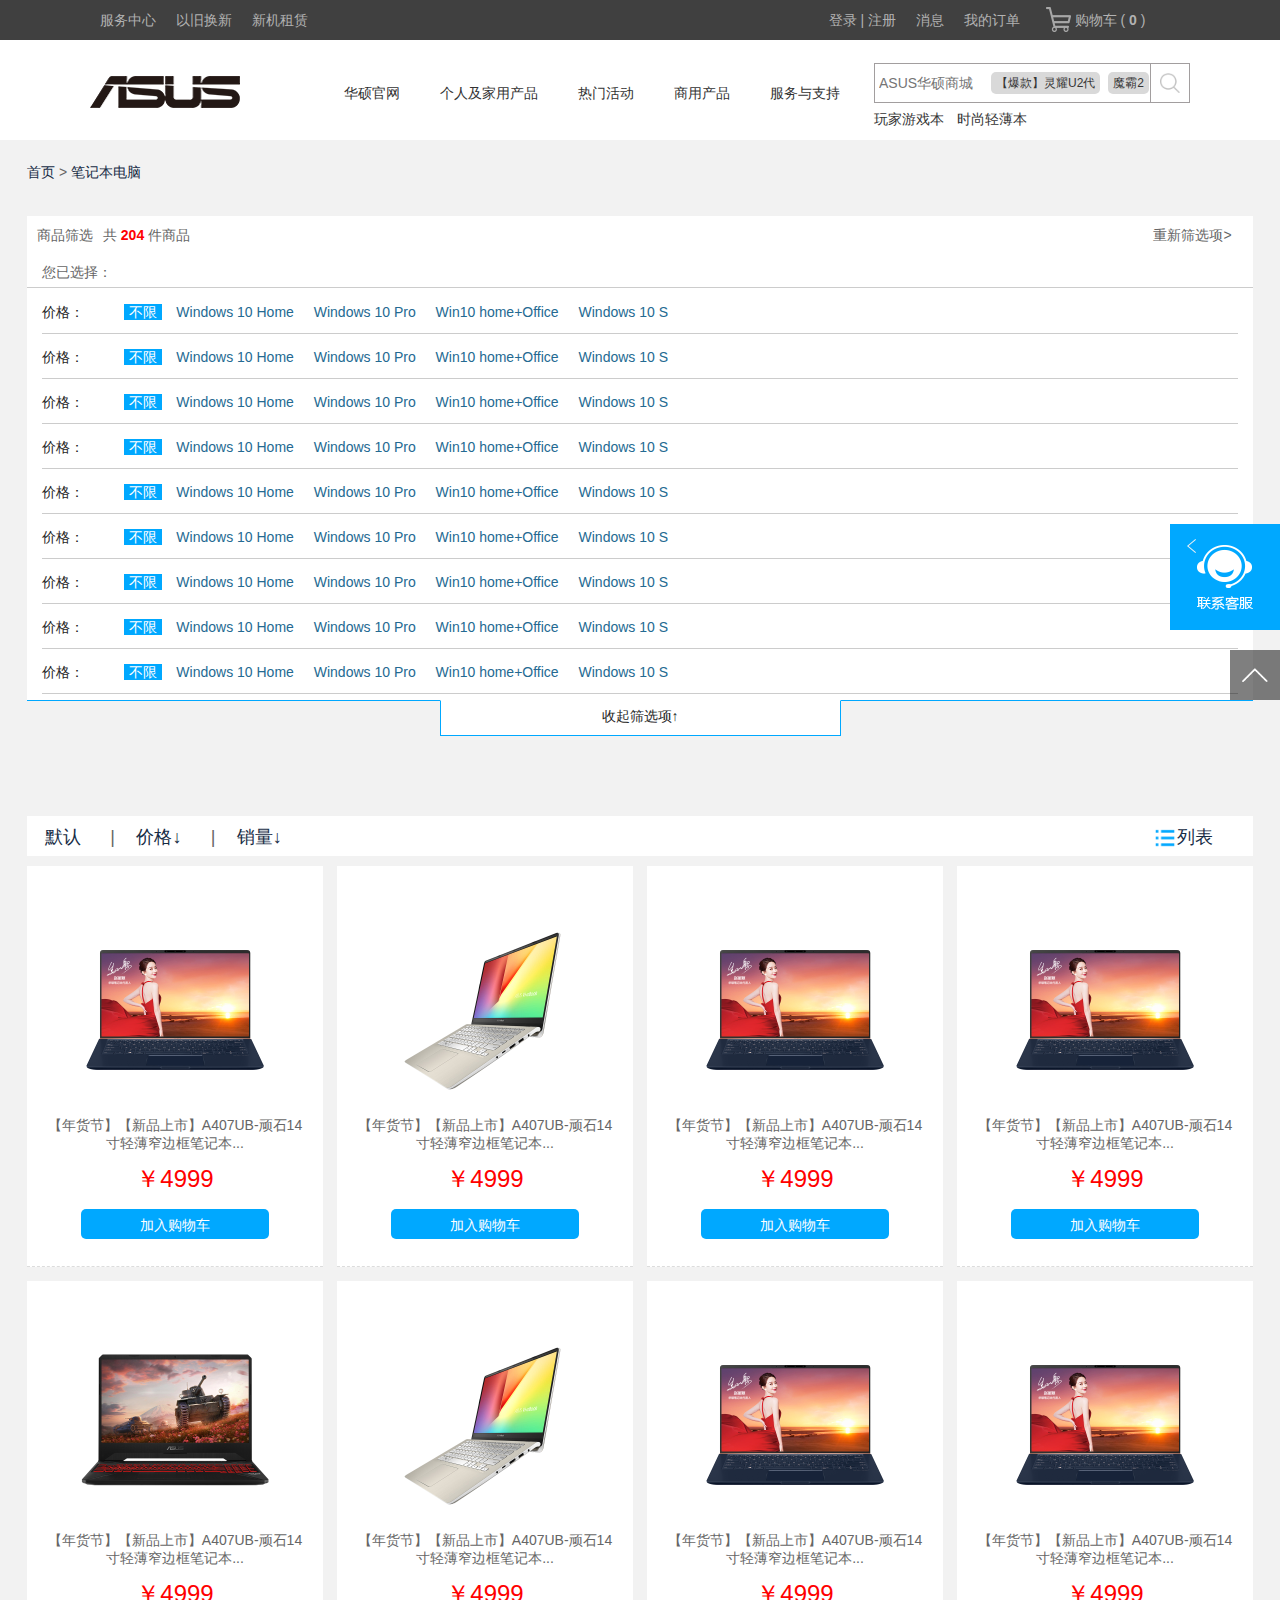
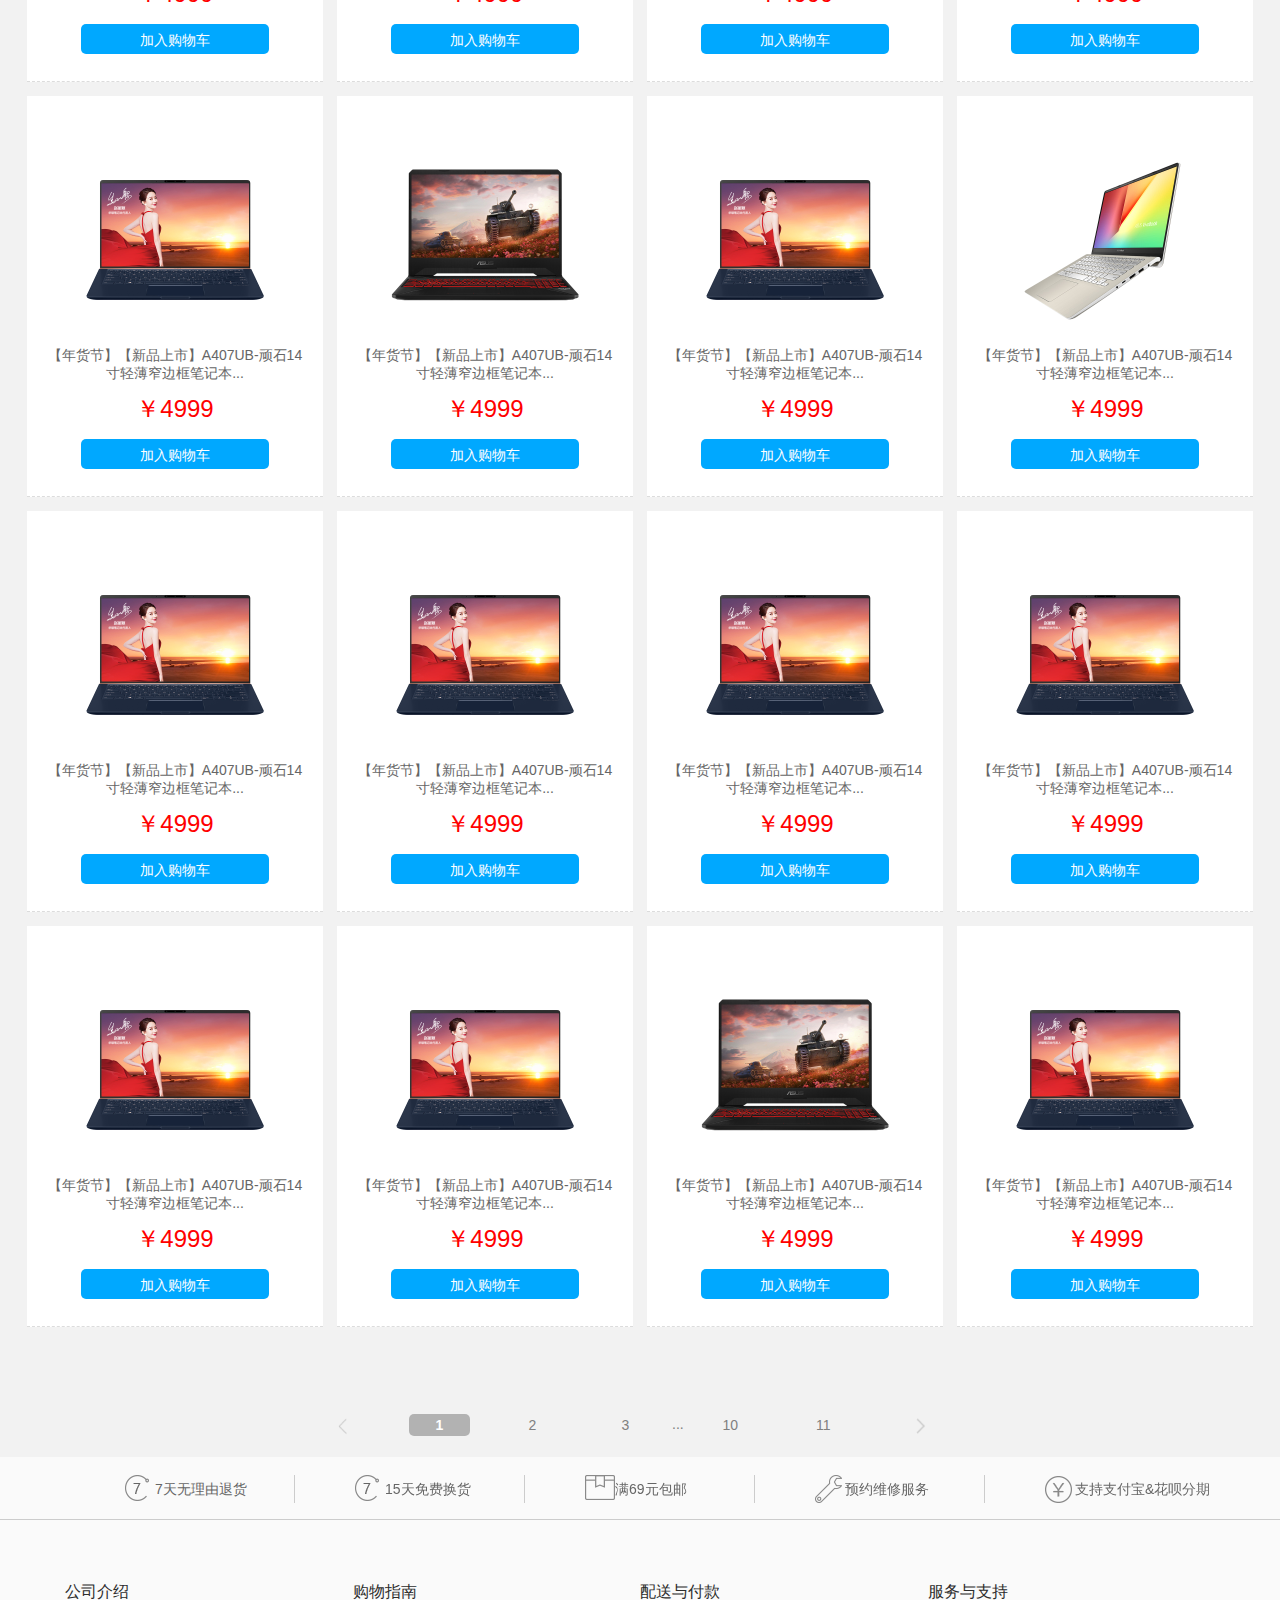
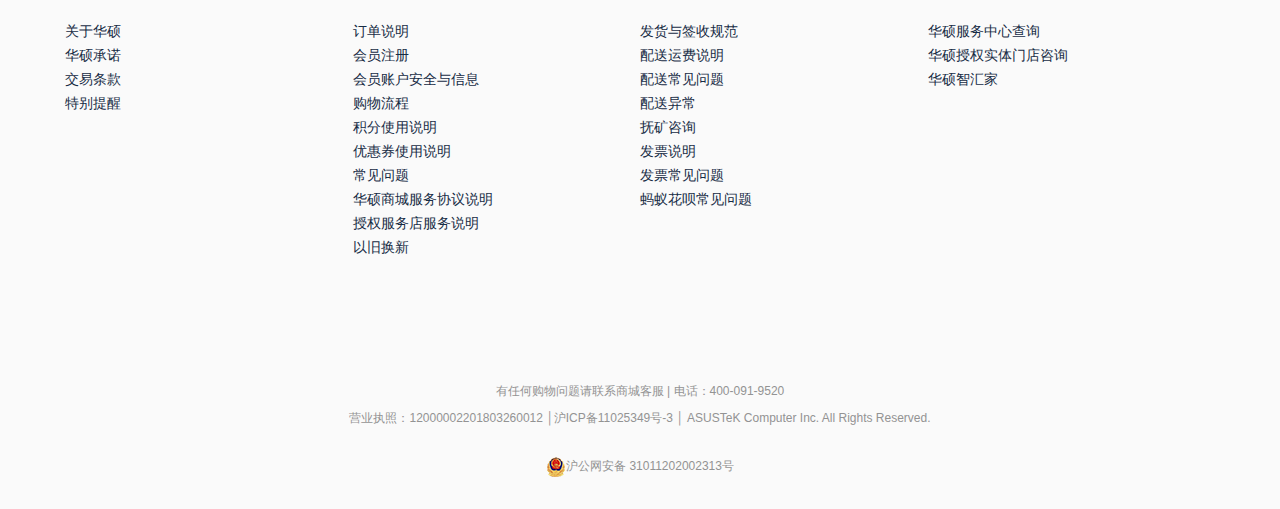
<file: goods_list.html>
<!DOCTYPE html>
<html>
	<head>
		<meta charset="UTF-8">
		<title>笔记本电脑</title>
		<link rel="stylesheet" href="commonCss/header.css" />
		<link rel="stylesheet" href="css/base.css" />
		<link rel="stylesheet" href="css/goods_list.css" />
		<link rel="stylesheet" href="commonCss/footer.css" />
		<script type="text/javascript" src="js/jquery.js"></script>
		<script type="text/javascript" src="js/goods_list.js" ></script>
		<script type="text/javascript" src="js/g_data.js" ></script>
		<script type="text/javascript" src="js/goods_list_model.js" ></script>
		<script type="text/javascript" src="js/information.js" ></script>
		<script type="text/javascript" src="js/index.js" ></script>
	</head>
	<body style="background: #f2f2f2;">
		<div class="header"></div>
		
		<div id="center" class="t">
			<div class="page">
				<div id="bread_crumbs">
<!--------------------------当前位置-------------------------->
					<span>
						<a href="http://127.0.0.1:8020/ASUS/index.html">首页</a>
					</span>
					<span>></span>
					<span><a href="#">笔记本电脑</a></span>
				</div>
<!--------------------------------------------------->
				<div class="section page">
<!--------------------------筛选区--------------------------->					
					<div class="filter_container page">
						<div class="filter_title">
							<h3>商品筛选</h3>
							<div class="gallery_info l">共
								<b class="gallery_num">204</b>
								件商品
							</div>
							<div class="gallery_info r">
								重新筛选项>								
							</div>
						</div>
<!--------------------------筛选选项--------------------------->					
						<div class="gallery_filter">
							<div class="filter_selected">
								您已选择：
							</div>
							<div class="filter_lists">
								<dl class="filter_entries">
									<dt class="filter-entries-label">价格：</dt>
									<dd class="filter-entries-values">
										<span class="filter_item active first">不限</span>
										<span class="filter_item">
											<a href="#">Windows 10 Home</a>
										</span>
										<span class="filter_item">
											<a href="#">Windows 10 Pro</a>
										</span>
										<span class="filter_item">
											<a href="#"> Win10 home+Office</a>
										</span>
										<span class="filter_item">
											<a href="#">Windows 10 S </a>
										</span>
									</dd>
								</dl>
								<dl class="filter_entries">
									<dt class="filter-entries-label">价格：</dt>
									<dd class="filter-entries-values">
										<span class="filter_item active first">不限</span>
										<span class="filter_item">
											<a href="#">Windows 10 Home</a>
										</span>
										<span class="filter_item">
											<a href="#">Windows 10 Pro</a>
										</span>
										<span class="filter_item">
											<a href="#"> Win10 home+Office</a>
										</span>
										<span class="filter_item">
											<a href="#">Windows 10 S </a>
										</span>
									</dd>
								</dl>
								<dl class="filter_entries">
									<dt class="filter-entries-label">价格：</dt>
									<dd class="filter-entries-values">
										<span class="filter_item active first">不限</span>
										<span class="filter_item">
											<a href="#">Windows 10 Home</a>
										</span>
										<span class="filter_item">
											<a href="#">Windows 10 Pro</a>
										</span>
										<span class="filter_item">
											<a href="#"> Win10 home+Office</a>
										</span>
										<span class="filter_item">
											<a href="#">Windows 10 S </a>
										</span>
									</dd>
								</dl>
								<dl class="filter_entries">
									<dt class="filter-entries-label">价格：</dt>
									<dd class="filter-entries-values">
										<span class="filter_item active first">不限</span>
										<span class="filter_item">
											<a href="#">Windows 10 Home</a>
										</span>
										<span class="filter_item">
											<a href="#">Windows 10 Pro</a>
										</span>
										<span class="filter_item">
											<a href="#"> Win10 home+Office</a>
										</span>
										<span class="filter_item">
											<a href="#">Windows 10 S </a>
										</span>
									</dd>
								</dl>
								<dl class="filter_entries">
									<dt class="filter-entries-label">价格：</dt>
									<dd class="filter-entries-values">
										<span class="filter_item active first">不限</span>
										<span class="filter_item">
											<a href="#">Windows 10 Home</a>
										</span>
										<span class="filter_item">
											<a href="#">Windows 10 Pro</a>
										</span>
										<span class="filter_item">
											<a href="#"> Win10 home+Office</a>
										</span>
										<span class="filter_item">
											<a href="#">Windows 10 S </a>
										</span>
									</dd>
								</dl>
								<dl class="filter_entries">
									<dt class="filter-entries-label">价格：</dt>
									<dd class="filter-entries-values">
										<span class="filter_item active first">不限</span>
										<span class="filter_item">
											<a href="#">Windows 10 Home</a>
										</span>
										<span class="filter_item">
											<a href="#">Windows 10 Pro</a>
										</span>
										<span class="filter_item">
											<a href="#"> Win10 home+Office</a>
										</span>
										<span class="filter_item">
											<a href="#">Windows 10 S </a>
										</span>
									</dd>
								</dl>
								<dl class="filter_entries">
									<dt class="filter-entries-label">价格：</dt>
									<dd class="filter-entries-values">
										<span class="filter_item active first">不限</span>
										<span class="filter_item">
											<a href="#">Windows 10 Home</a>
										</span>
										<span class="filter_item">
											<a href="#">Windows 10 Pro</a>
										</span>
										<span class="filter_item">
											<a href="#"> Win10 home+Office</a>
										</span>
										<span class="filter_item">
											<a href="#">Windows 10 S </a>
										</span>
									</dd>
								</dl>
								<dl class="filter_entries">
									<dt class="filter-entries-label">价格：</dt>
									<dd class="filter-entries-values">
										<span class="filter_item active first">不限</span>
										<span class="filter_item">
											<a href="#">Windows 10 Home</a>
										</span>
										<span class="filter_item">
											<a href="#">Windows 10 Pro</a>
										</span>
										<span class="filter_item">
											<a href="#"> Win10 home+Office</a>
										</span>
										<span class="filter_item">
											<a href="#">Windows 10 S </a>
										</span>
									</dd>
								</dl>
								<dl class="filter_entries">
									<dt class="filter-entries-label">价格：</dt>
									<dd class="filter-entries-values">
										<span class="filter_item active first">不限</span>
										<span class="filter_item">
											<a href="#">Windows 10 Home</a>
										</span>
										<span class="filter_item">
											<a href="#">Windows 10 Pro</a>
										</span>
										<span class="filter_item">
											<a href="#"> Win10 home+Office</a>
										</span>
										<span class="filter_item">
											<a href="#">Windows 10 S </a>
										</span>
									</dd>
								</dl>
							</div>
							<div class="filter_more">
								<a href="#" class="action-filter-more">
									<span class="text">收起筛选项↑</span>									
								</a>
							</div>
						</div>	
					</div>
					<div class="gallery_sortbar">
						<div class="gallery-sort">
							<a href="javascript:void(0);" class="sort_a">
								<em>默认</em>
								<span style="color: #666;font-size: 18px;">|</span>
							</a>
							<a href="javascript:void(0);">
								<em>价格↓</em>
								<span style="color: #666;font-size: 18px;">|</span>
							</a>
							<a href="javascript:void(0);">
								<em>销量↓</em>
							</a>
							<span class="changelie">
								<a href="javascript:void(0);">
								<img src="img/index/lie.png"/>列表</a>
							</span>
						</div>
					</div>
					
					<div class="gallery_show page">
						<div class="gallery_grid page">
							<ul class="grid_list">
								
							</ul>
						</div>
					</div>
				
					<div class="pageview">
						<div class="view_box">
							
						
						<a class="flip point">
							<img src="img/index/left.png"/>
						</a>
						<a class="flip bold">1</a>
						<a class="flip">2</a>
						<a class="flip">3</a>
						<span class="ellipsis">...</span>
						<a class="flip">10</a>
						<a class="flip">11</a>
						<a class="flip point">
							<img src="img/index/right.png"/>
						</a>
						</div>
					</div>
					
				</div>				
				
				
				
				
				
			</div>
		<div class="connect">
			<div class="conn"><img src="img/thumb_pic/im.png"/></div>			
			<div id="connect_main">
			<h4>联系客服</h4>
			<div class="connect_a">
				<a href="#" >
					<img src="img/thumb_pic/pre-sales.png"/>
				</a>
			</div>
			<div class="connect_a">
				<a href="#" >
					<img src="img/thumb_pic/service.png"/>
				</a>
			</div>
			<div class="connect_a">
				<a href="#" >
					<img src="img/thumb_pic/tecolo.png"/>
				</a>
			</div>
			<div class="connect_a" style="border: none;">
				<a href="#" >
					<img src="img/thumb_pic/erweima.png"/>
					
				</a>
			</div>
		</div>
		</div>
		<div class="top">
			<img src="img/thumb_pic/top(1).png"/>
		</div>
		<footer></footer>
		
		
		
		
		
		
		<script>
			$('.header').load("commonHtml/header.html");
			$('footer').load("commonHtml/footer.html");
		</script>
	</body>
</html>
</file>
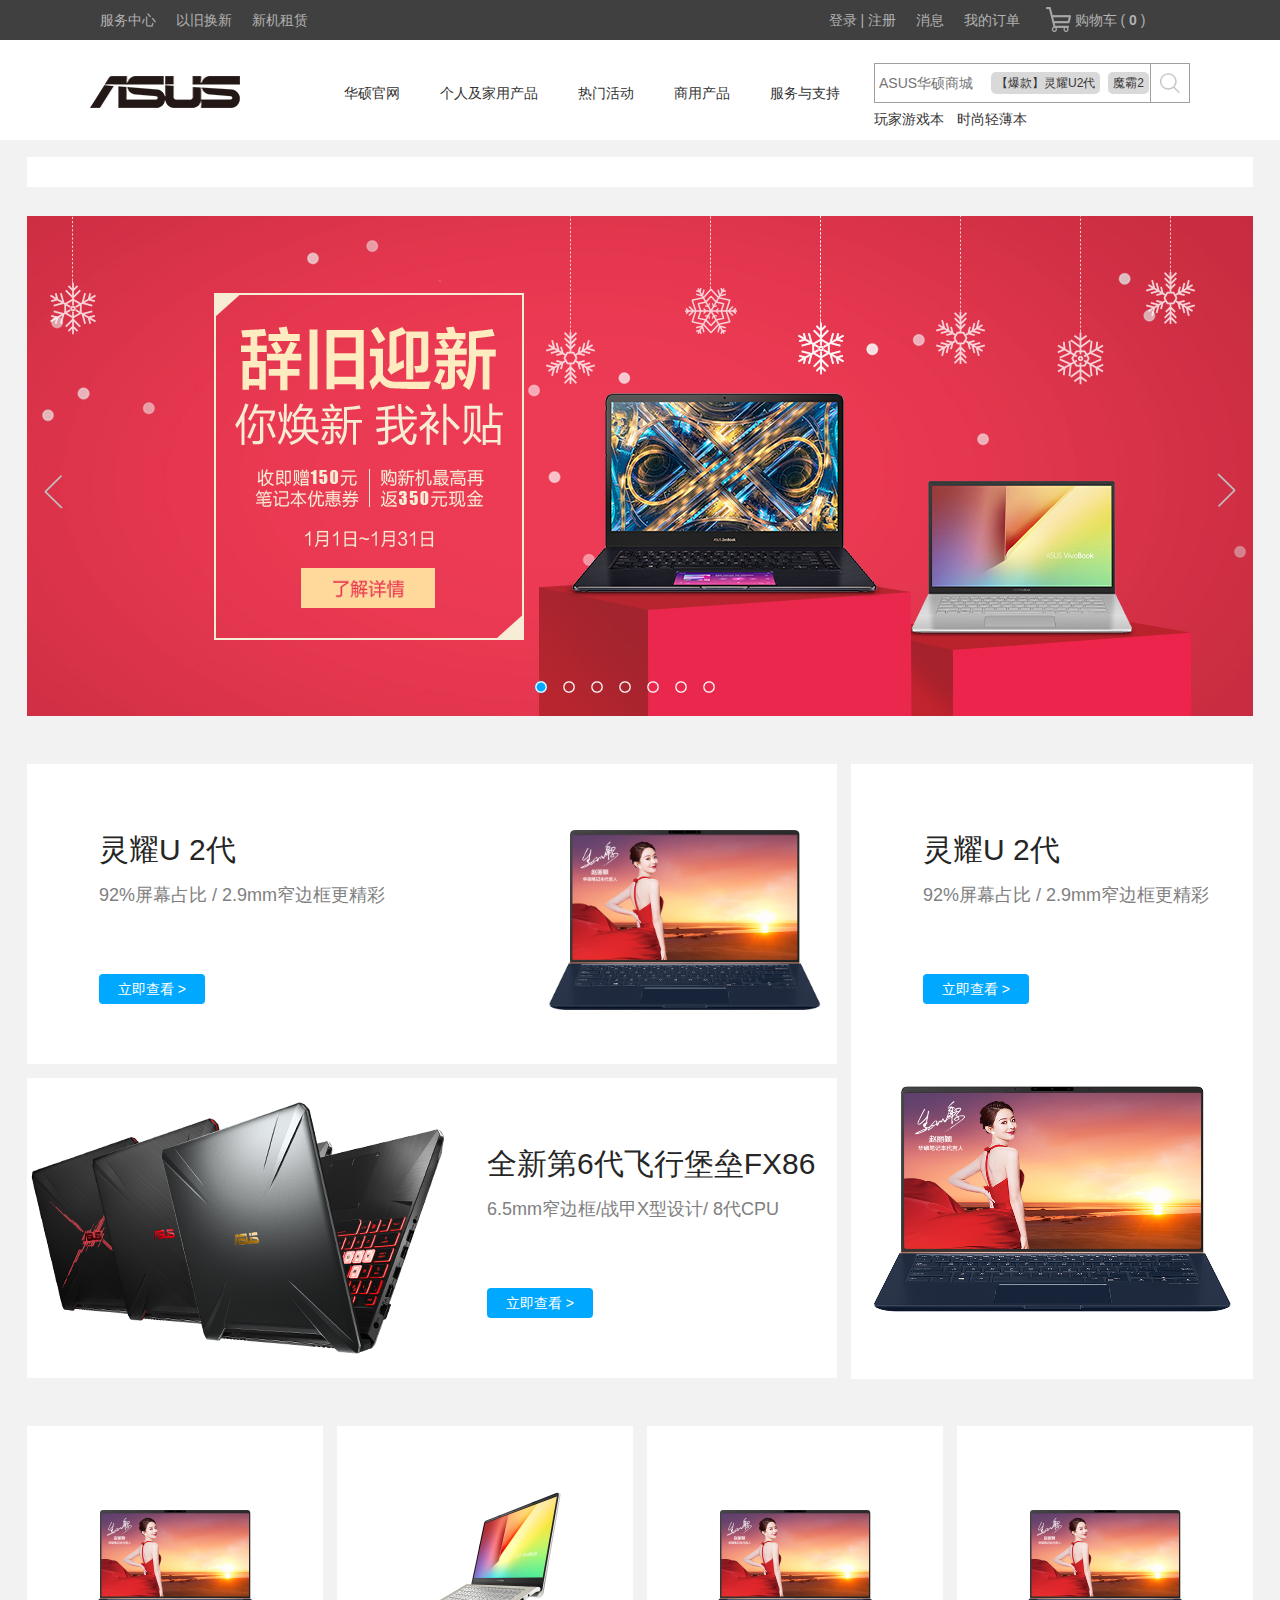
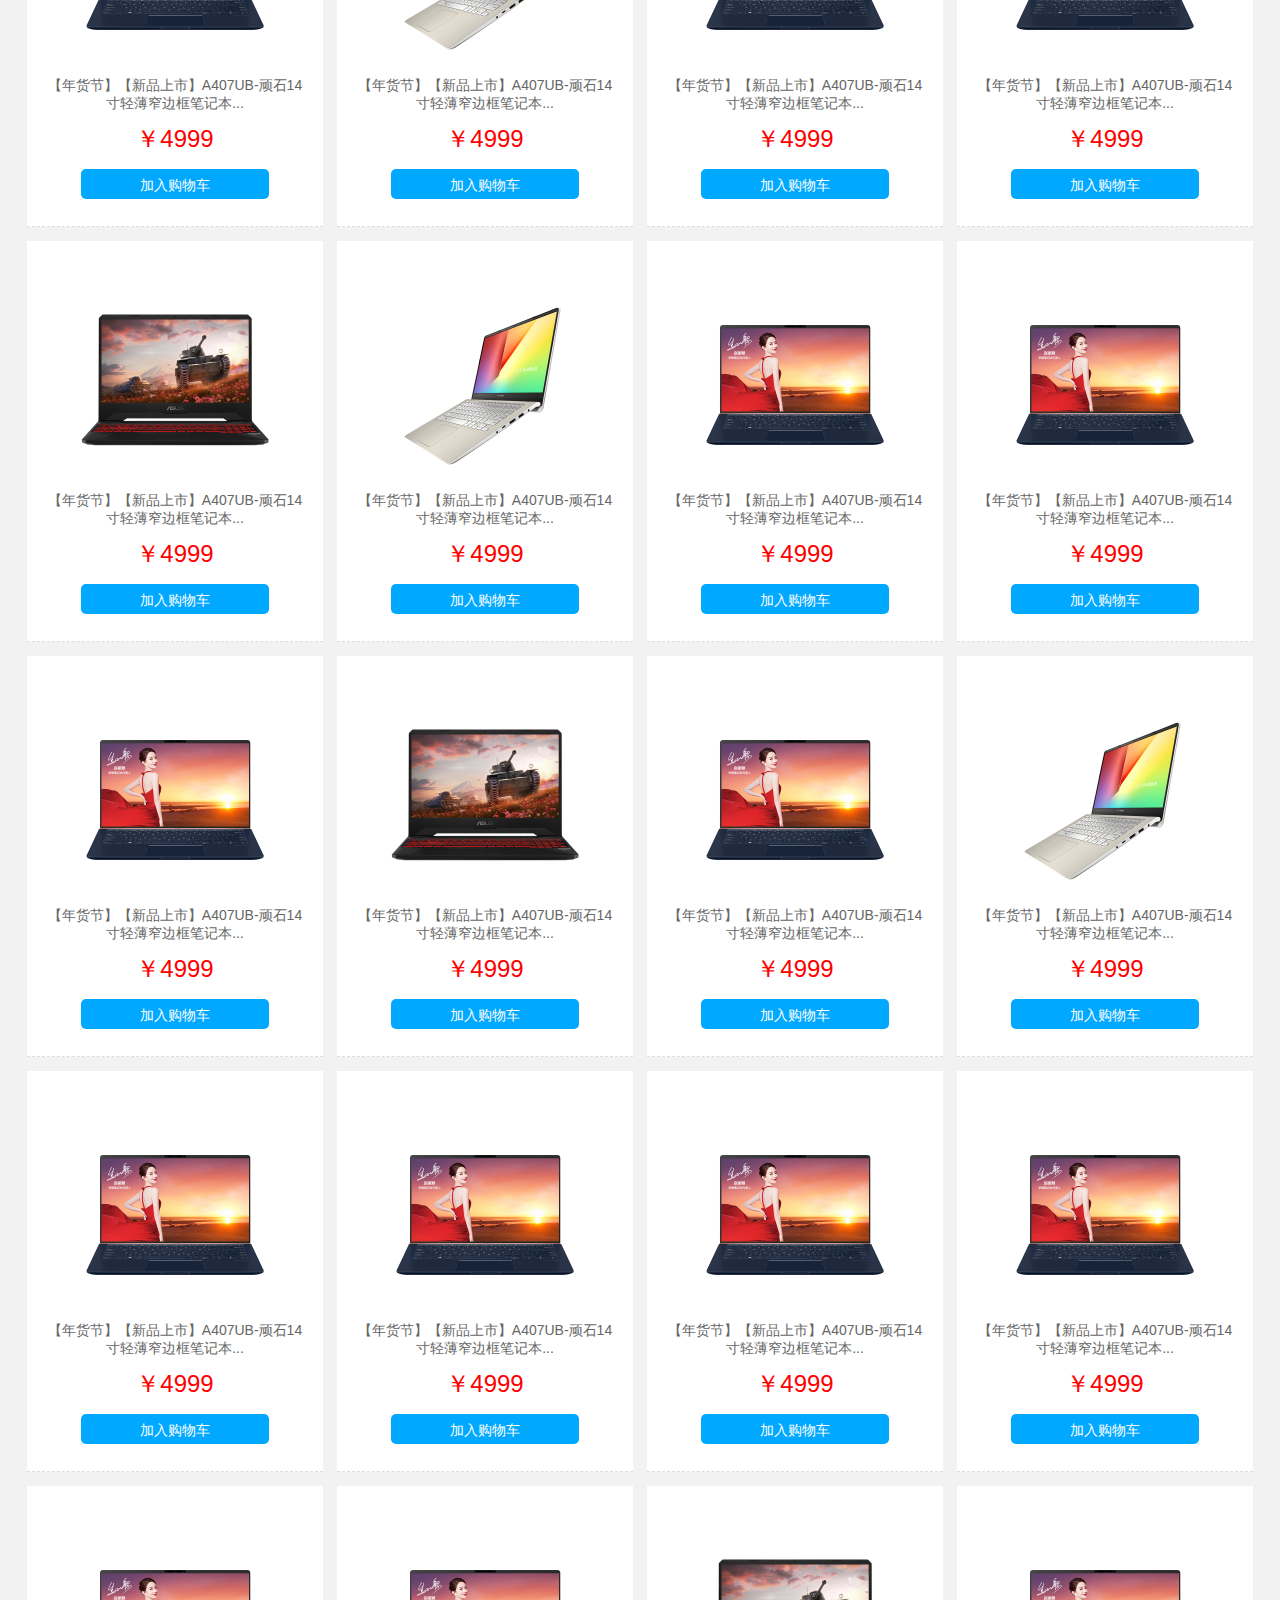
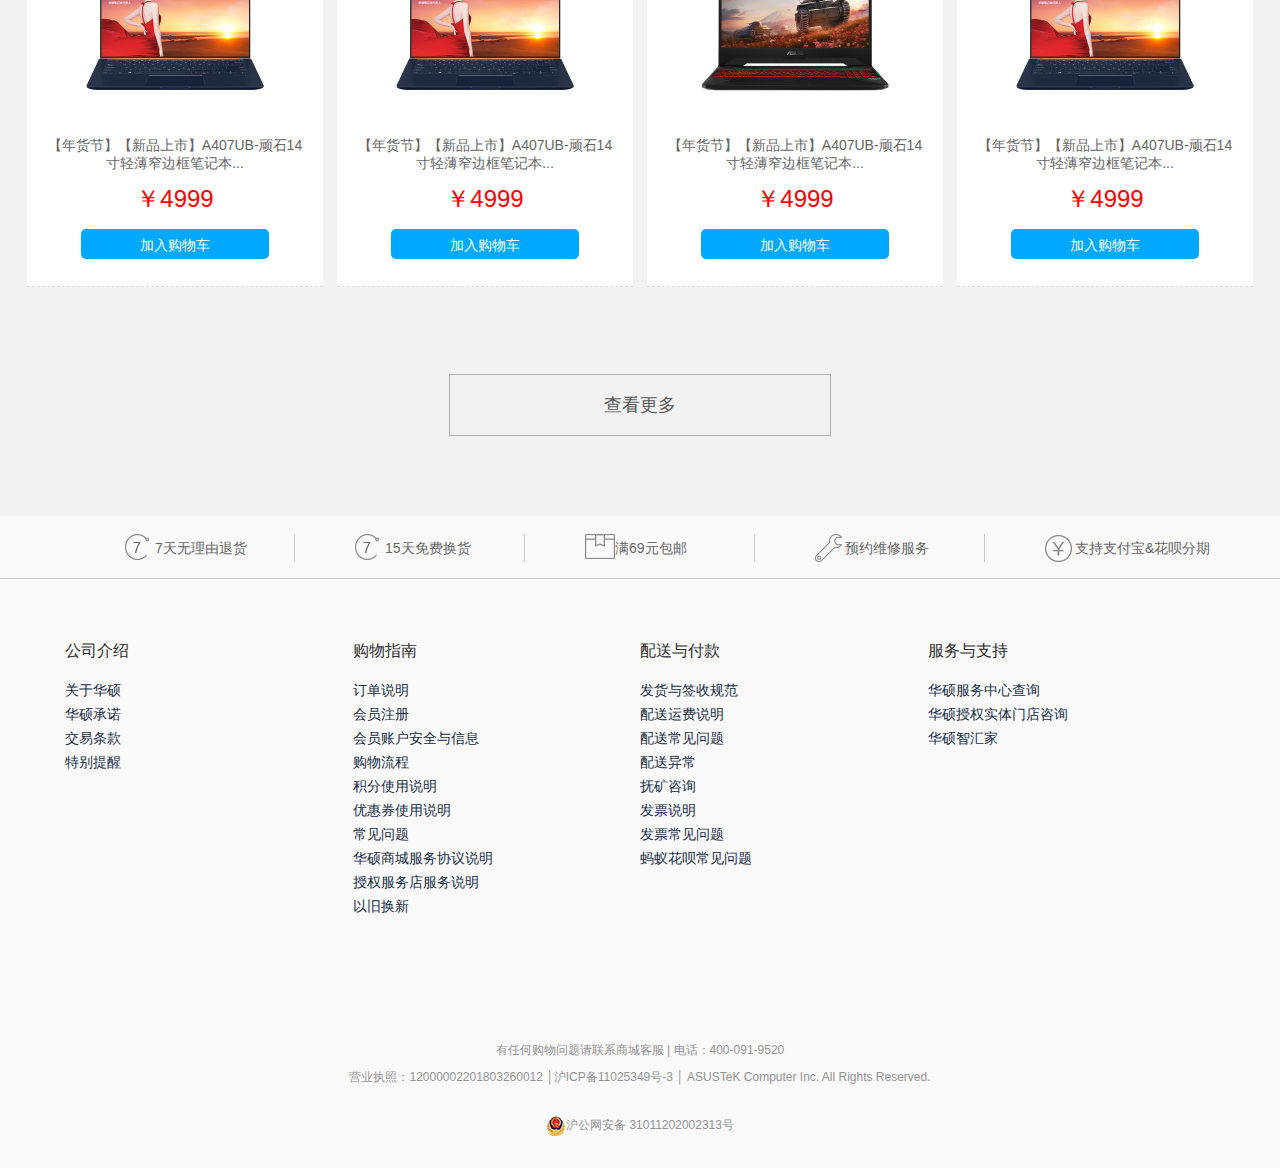
<file: goods_list_main.html>
<!DOCTYPE html>
<html>
	<head>
		<meta charset="UTF-8">
		<title>ASUS华硕电脑官方商城-笔记本、手机、一体机、台式机官方直营</title>
		<link rel="stylesheet" href="commonCss/header.css" />
		<link rel="stylesheet" href="css/base.css" />
		<link rel="stylesheet" href="commonCss/footer.css" />
		<link rel="stylesheet" href="css/goods_list_main.css" />
		<link rel="stylesheet" href="css/goods_list.css" />
		<script type="text/javascript" src="js/jquery.js"></script>		
		<script type="text/javascript" src="js/g_data.js" ></script>
		<!--<script type="text/javascript" src="js/goods_main.js" ></script>-->
		<script type="text/javascript" src="js/goods_list_model.js" ></script>
		<script type="text/javascript" src="js/good_list_main.js" ></script>
	</head>
	<body style="background: #F2F2F2;">
		<div class="header"></div>
		<div class="center page">
			<div id="bread_crumbs" class="he"></div>
	<!-------------------轮播------------------------------->
			<div class="channel_nav page">
				<div id="slide" class="c">
				<ul id="slide_list">
					<li class="slide_item">
						<img src="img/index/header1.jpg" class="item"/>
					</li>
					<li class="slide_item">
						<img src="img/index/header2.jpg" class="item"/>
					</li>
					<li class="slide_item">
						<img src="img/index/header6.jpg" class="item"/>
					</li>
					<li class="slide_item">
						<img src="img/index/header4.jpg" class="item"/>
					</li>
					<li class="slide_item">
						<img src="img/index/header5.jpg" class="item"/>
					</li>
					<li class="slide_item">
						<img src="img/index/header6.jpg" class="item"/>
					</li>
					<li class="slide_item">
						<img src="img/index/header7.jpg" class="item"/>
					</li>
					<li class="slide_item">
						<img src="img/index/header1.jpg" class="item"/>
					</li>
				</ul>
				<ul id="dotBox">
					<li class="dot dot_on">
						<img src="img/index/dot.png"/>
					</li>
					<li class="dot">
						<img src="img/index/dot.png"/>
					</li>
					<li class="dot">
						<img src="img/index/dot.png"/>
					</li>
					<li class="dot">
						<img src="img/index/dot.png"/>
					</li>
					<li class="dot">
						<img src="img/index/dot.png"/>
					</li>
					<li class="dot">
						<img src="img/index/dot.png"/>
					</li>
					<li class="dot">
						<img src="img/index/dot.png"/>
					</li>
				</ul>
			</div>
			<label id="left">
					<img src="img/index/left.png" class="icon"/>
				</label>
			<label id="right">
				<img src="img/index/left.png" class="icon"/>
			</label>
			</div>
			<div class="guodu page"></div>
           <div class="channel_banner page">
				<div class="banner_ad page">
					<div class="fl">
					<div class="banner_ad_item one">
							<a href="javascript:void(0);">
								<div class="item_text l">
									<h4>灵耀U 2代</h4>
									<p>92%屏幕占比 /  2.9mm窄边框更精彩</p>
									<span>立即查看 ></span>
								</div>
							</a>
							<div class="r pic_box1">
								<img src="img/index/g3.jpg"/>
							</div>
						</div>
					<div class="banner_ad_item two">
							<a href="javascript:void(0);">
								<div class="item_text r">
									<h4>全新第6代飞行堡垒FX86游戏本</h4>
									<p>6.5mm窄边框/战甲X型设计/ 8代CPU</p>
									<span>立即查看 ></span>
								</div>
							</a>
							<div class="l pic_box2">
								<img src="img/index/g8.png"/>
							</div>
					</div>
					</div>
					<div class="fr">
						<a href="javascript:void(0);">
								<div class="item_text">
									<h4>灵耀U 2代</h4>
									<p>92%屏幕占比 /  2.9mm窄边框更精彩</p>
									<span>立即查看 ></span>
								</div>
							</a>
							<div class="pic_box3">
								<img src="img/index/g3.jpg"/>
							</div>
					</div>
				</div>
			</div>
			<div class="guodu page"></div>
			<div class="gallery_show ma page">
						<div class="gallery_grid page">
							<ul class="goods_main_list"></ul>
						</div>
				</div>
			<div class="look_more">
				<a href="http://127.0.0.1:8020/ASUS/goods_list.html">
					查看更多
				</a>
			</div>
		
		</div>
		<footer></footer>
		
		
		
		
		
		
		
		
		
		
		
		
		
		
		
		
		
		
		<script>			
			$('.header').load("commonHtml/header.html");
			$('footer').load("commonHtml/footer.html");
		</script>
	</body>
</html>
</file>
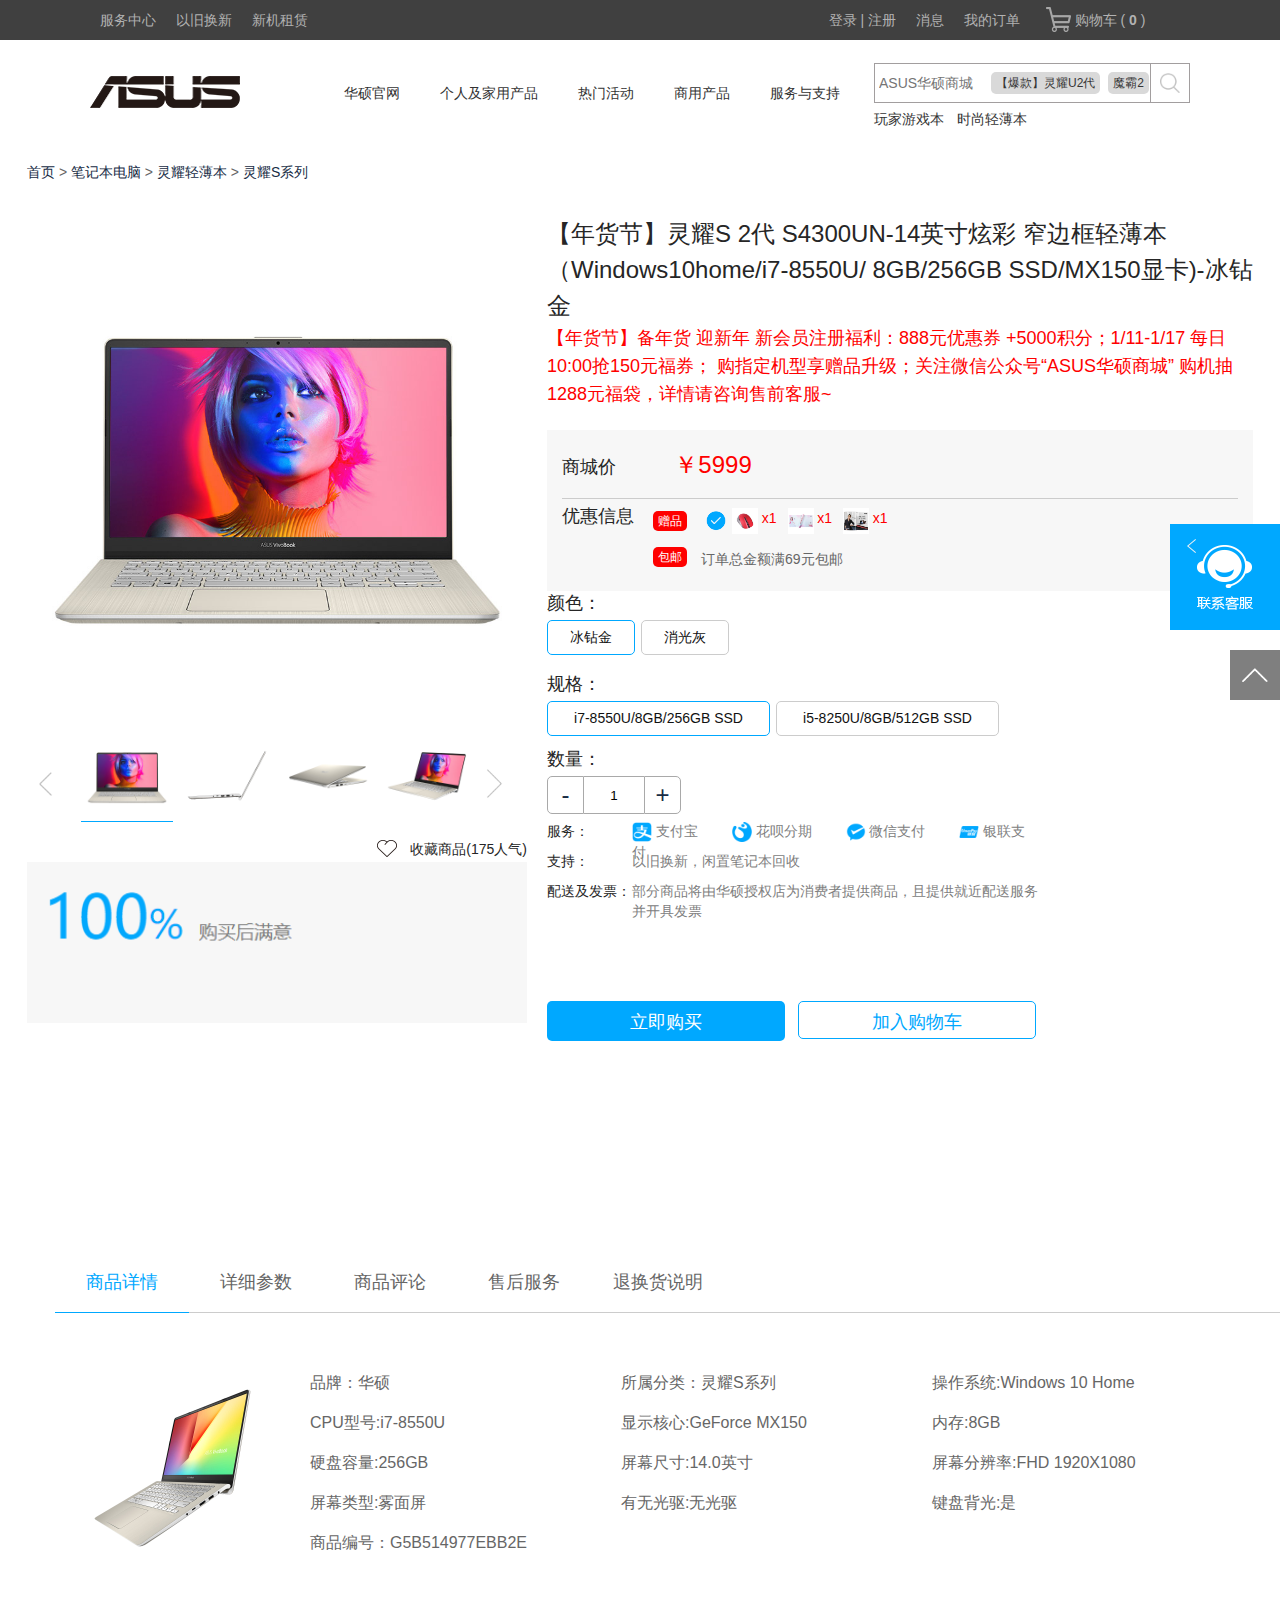
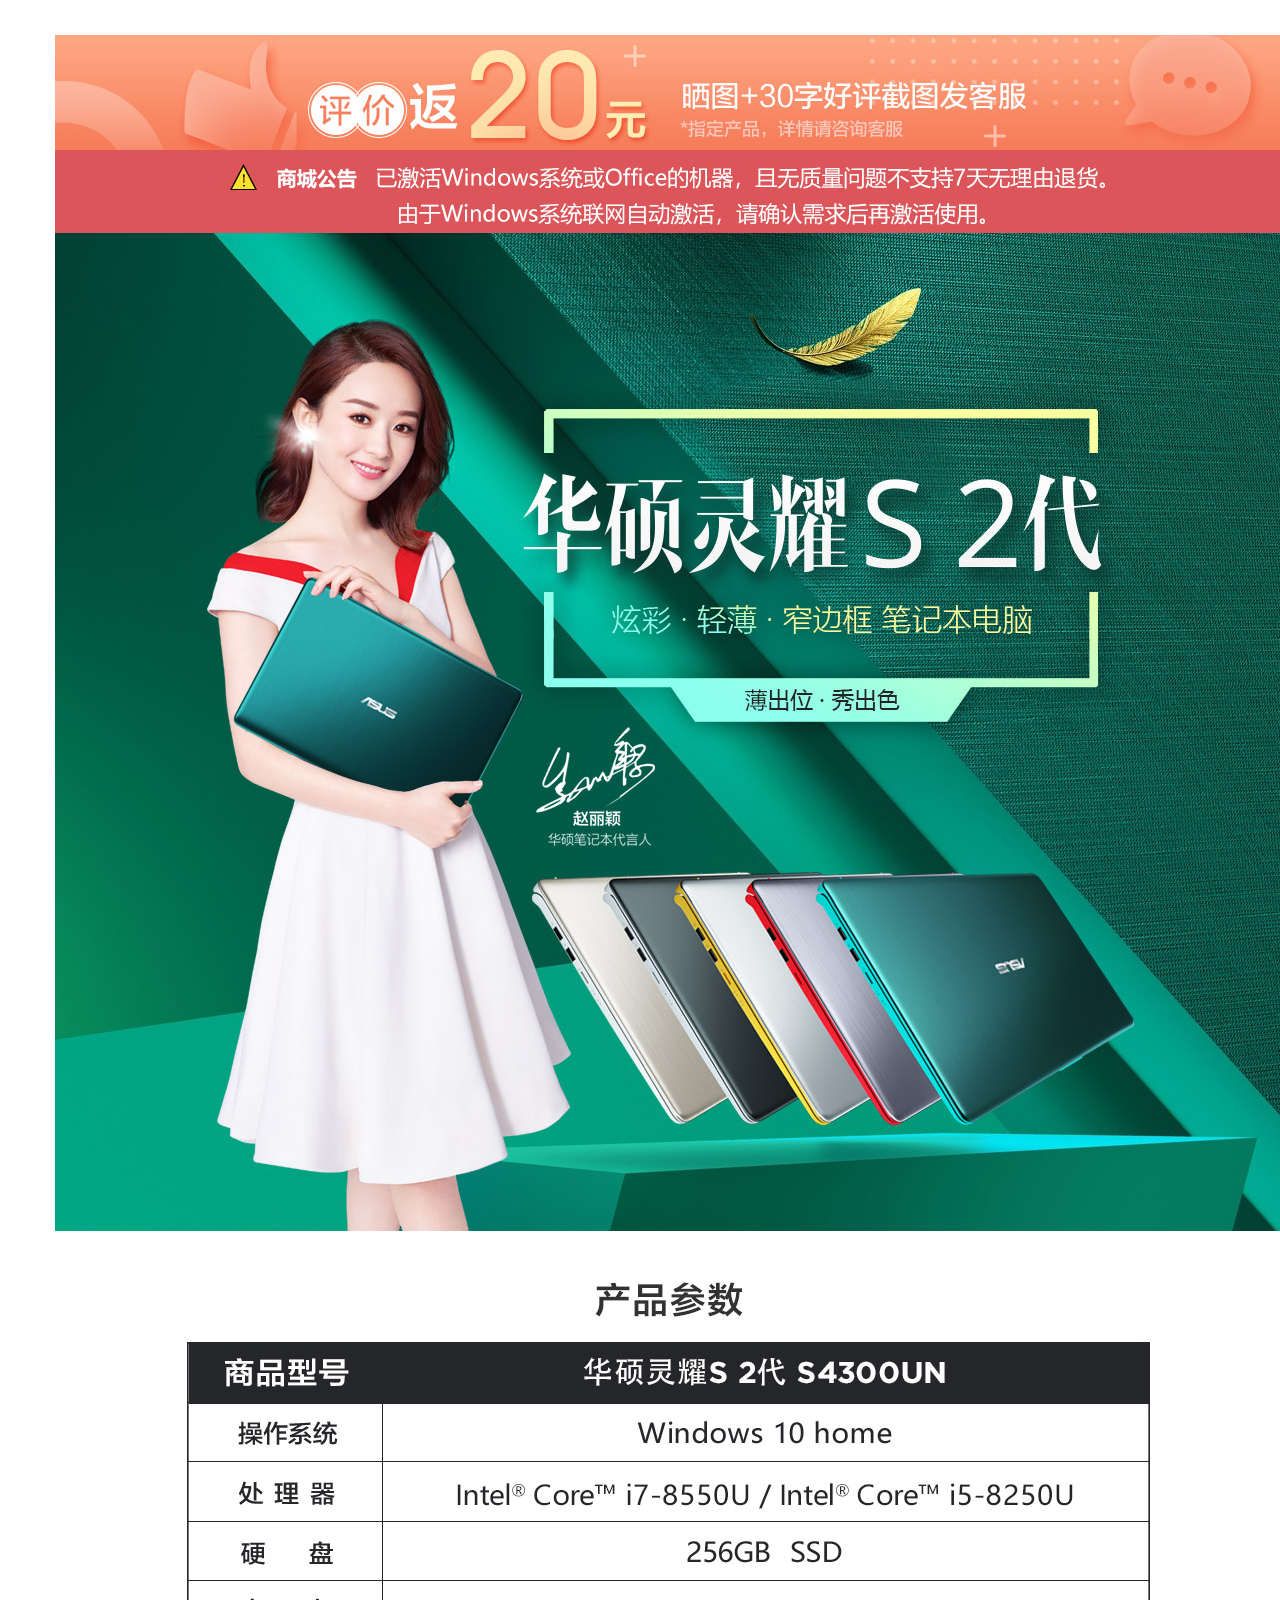
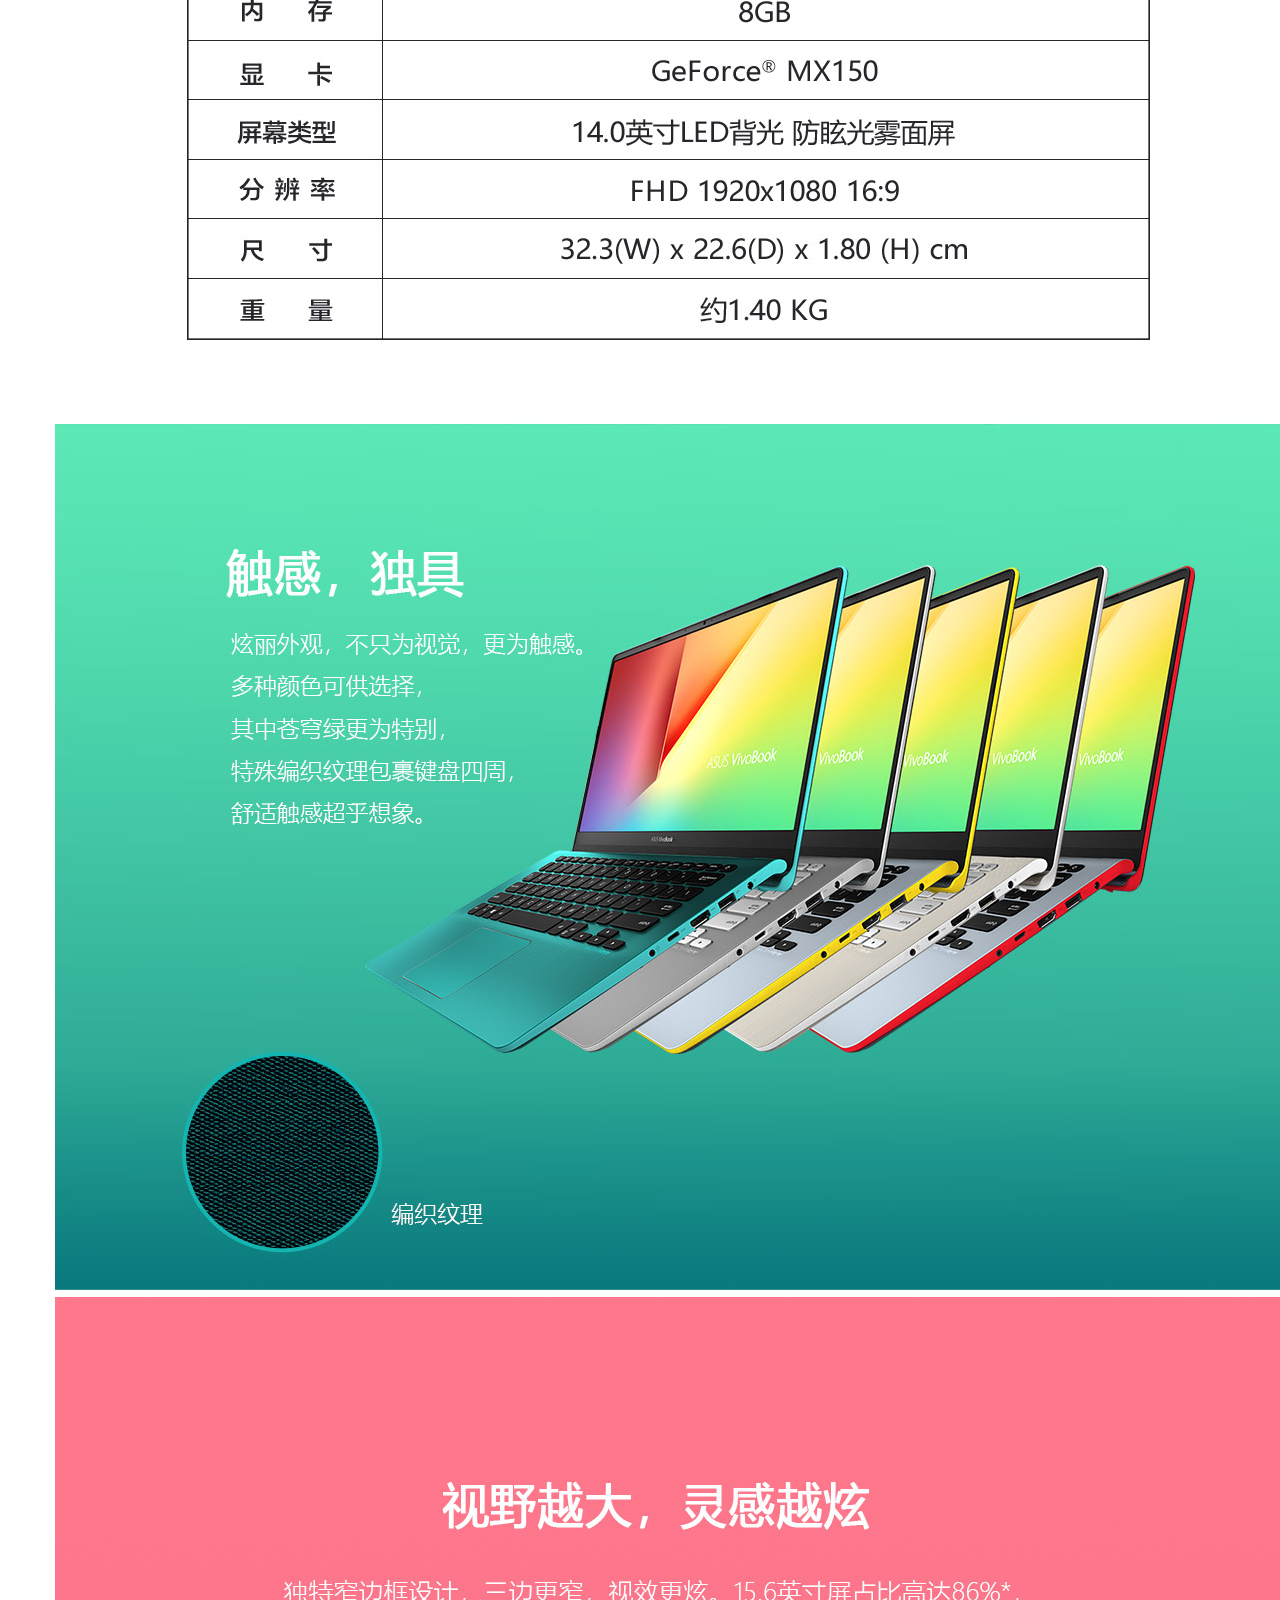
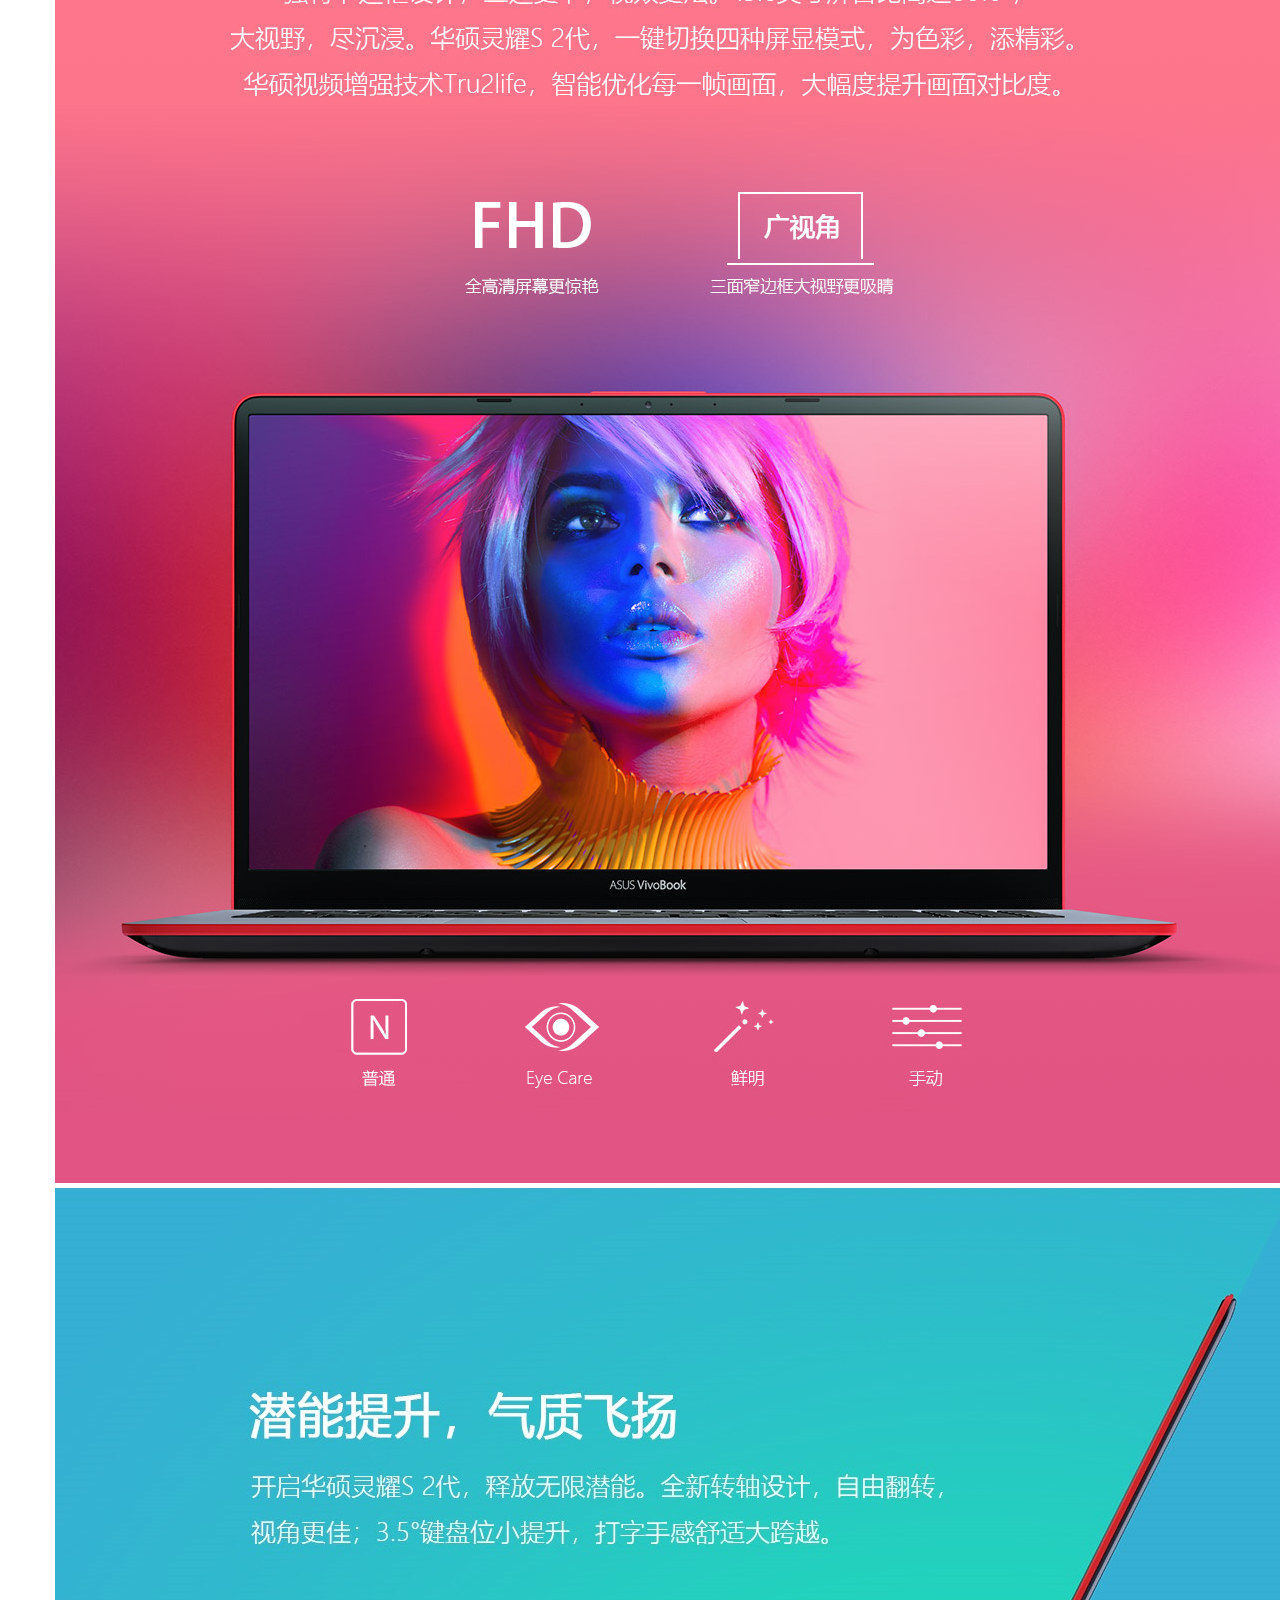
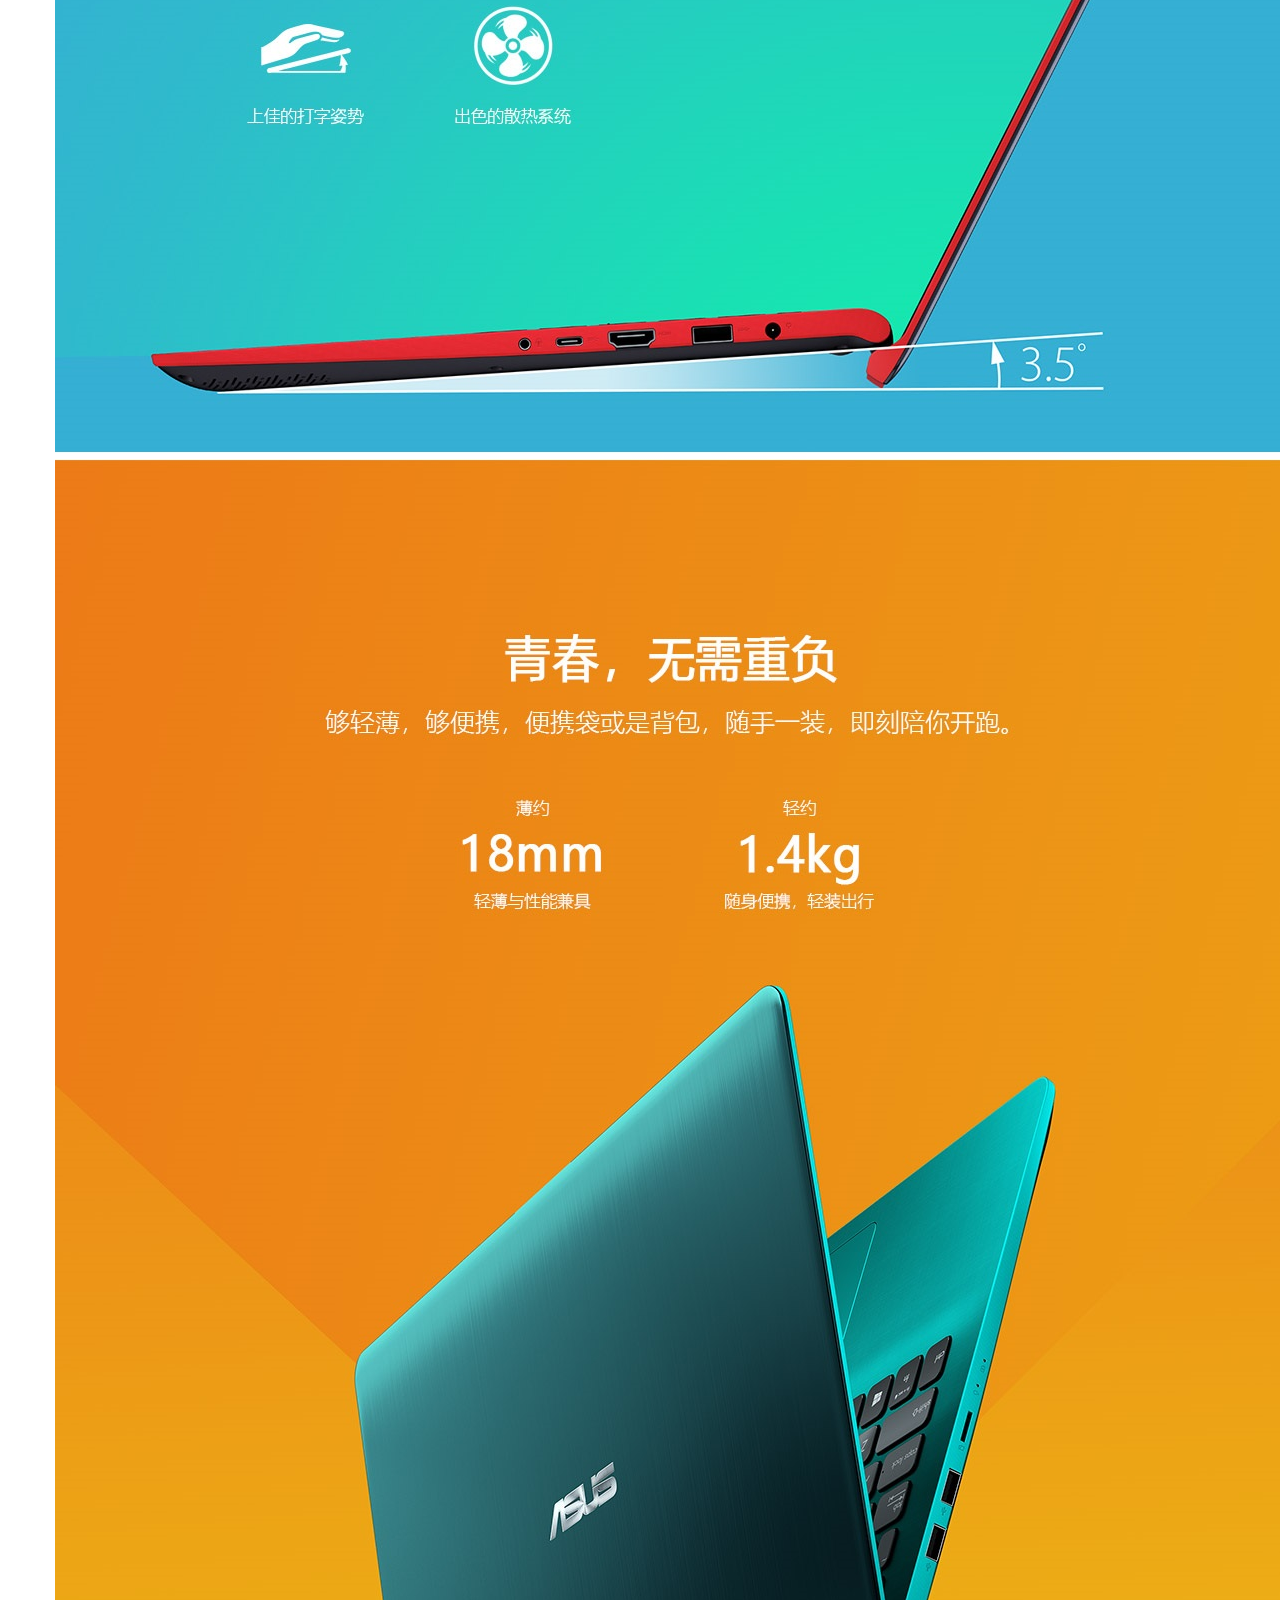
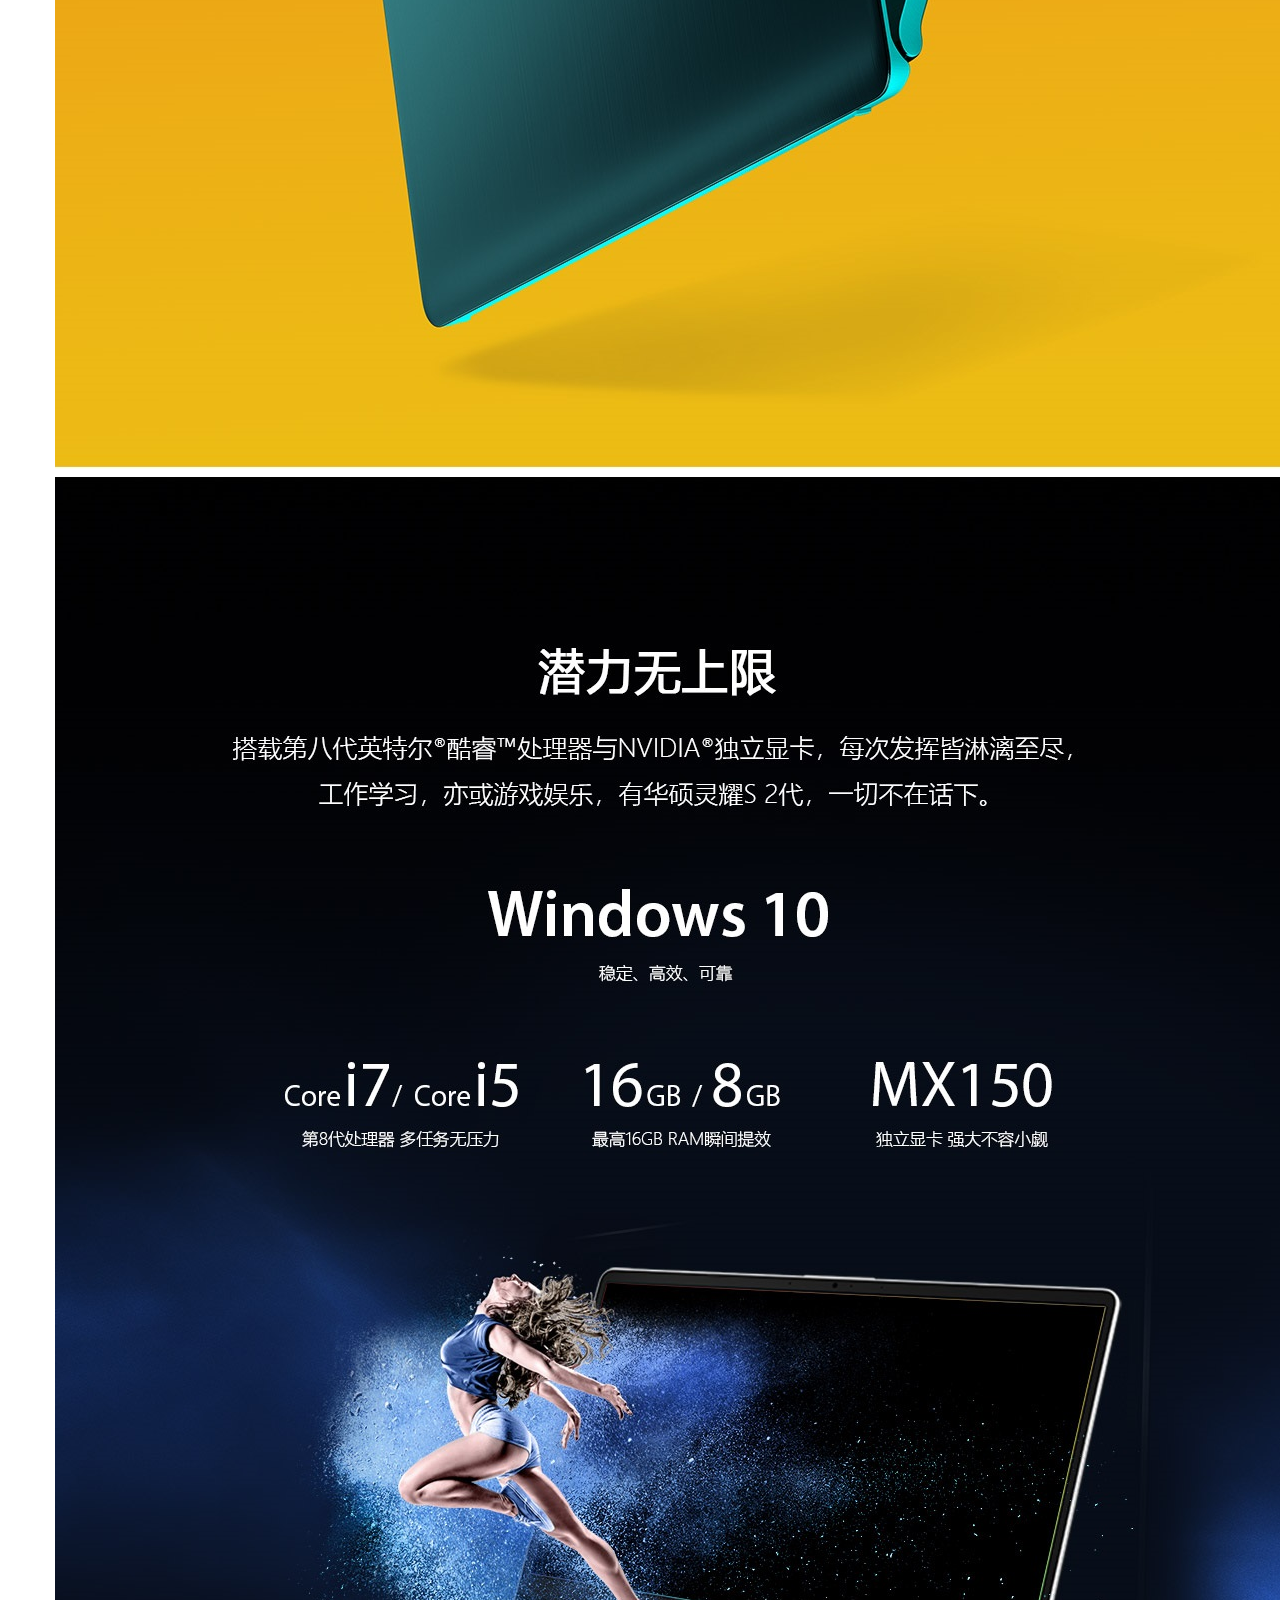
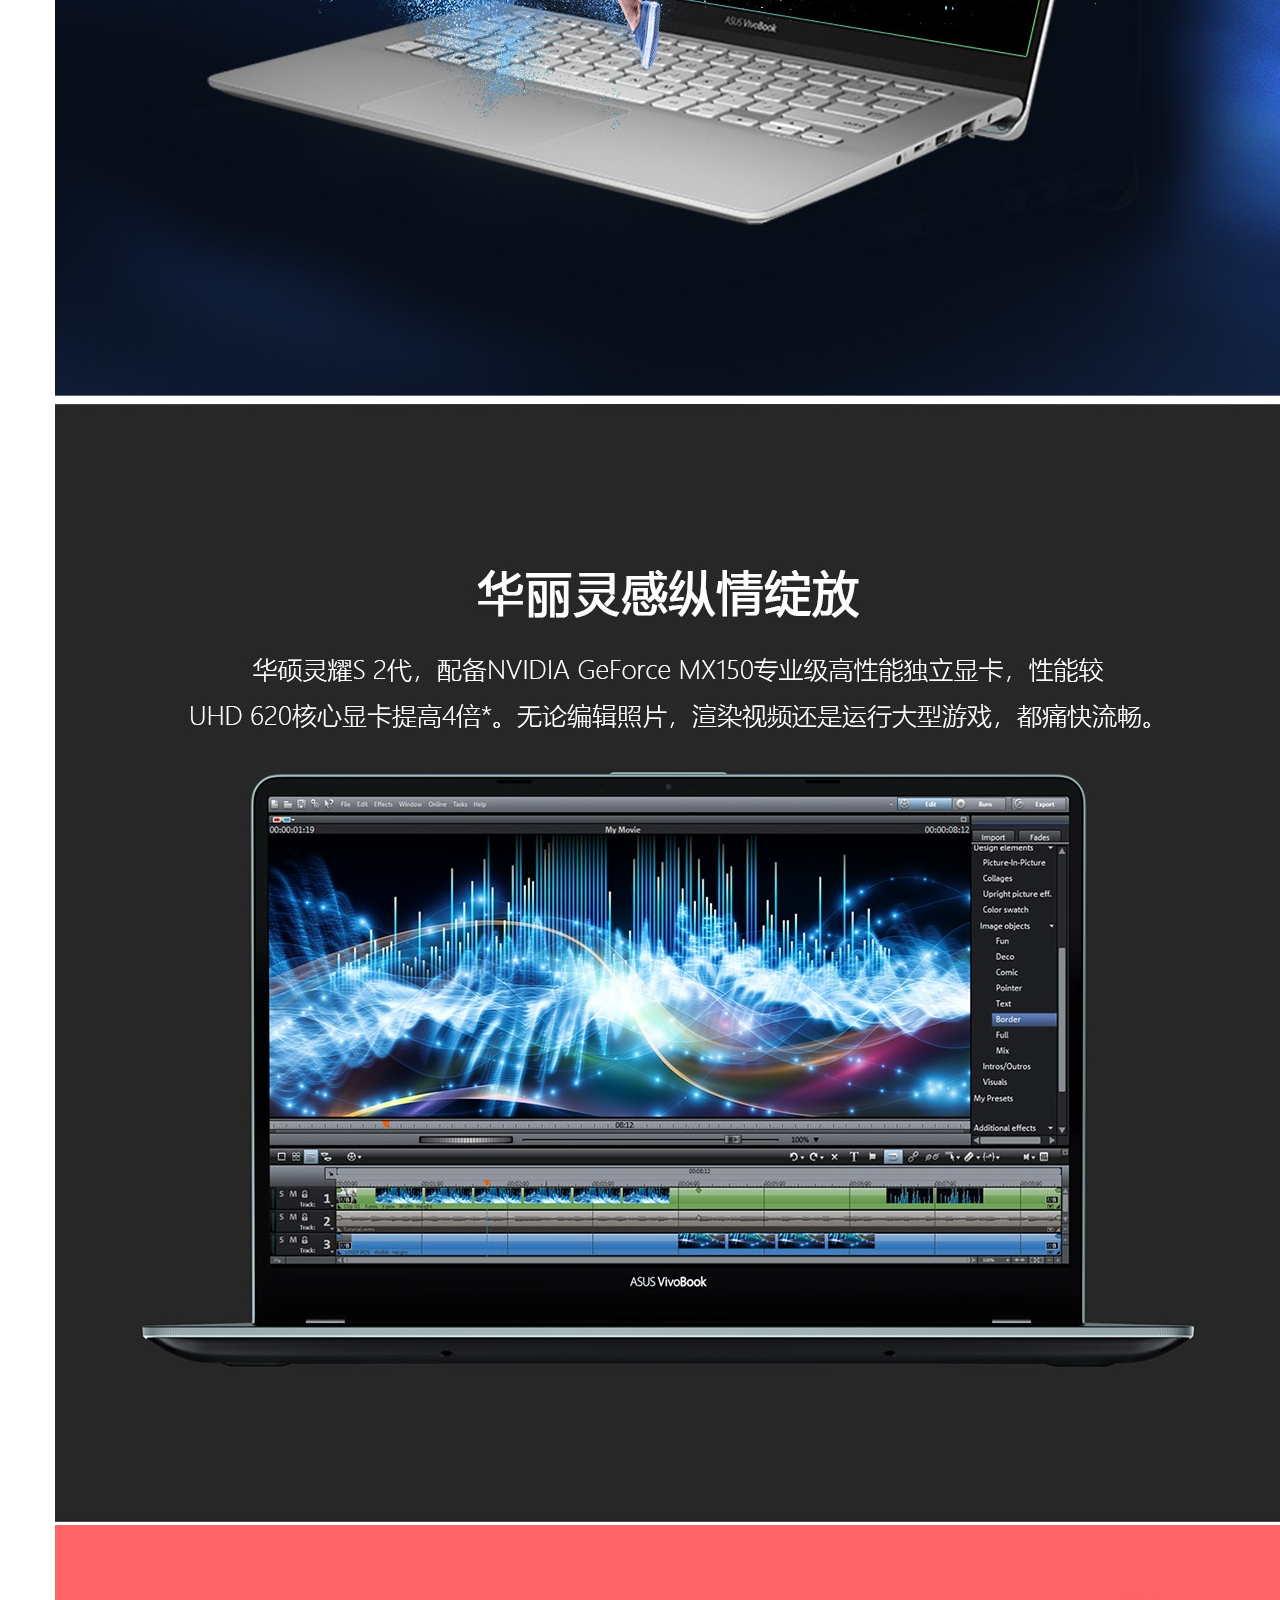
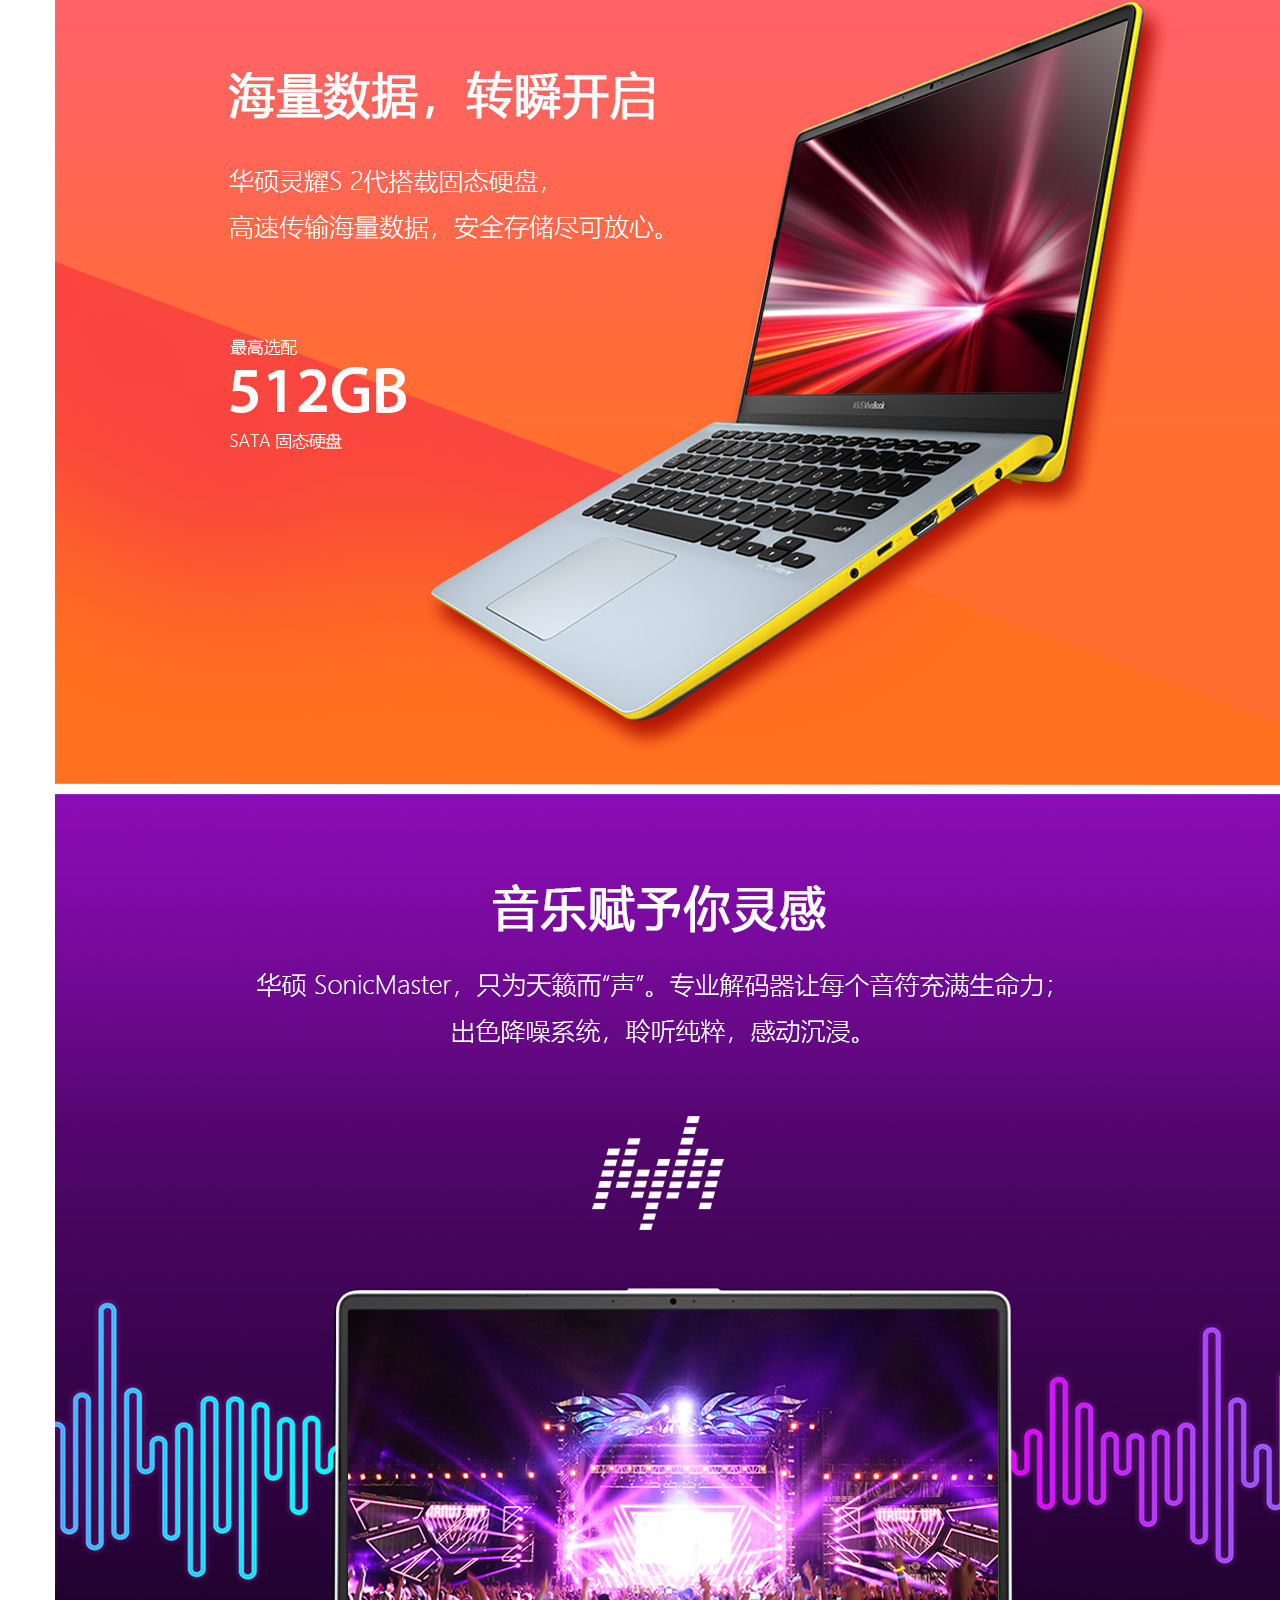
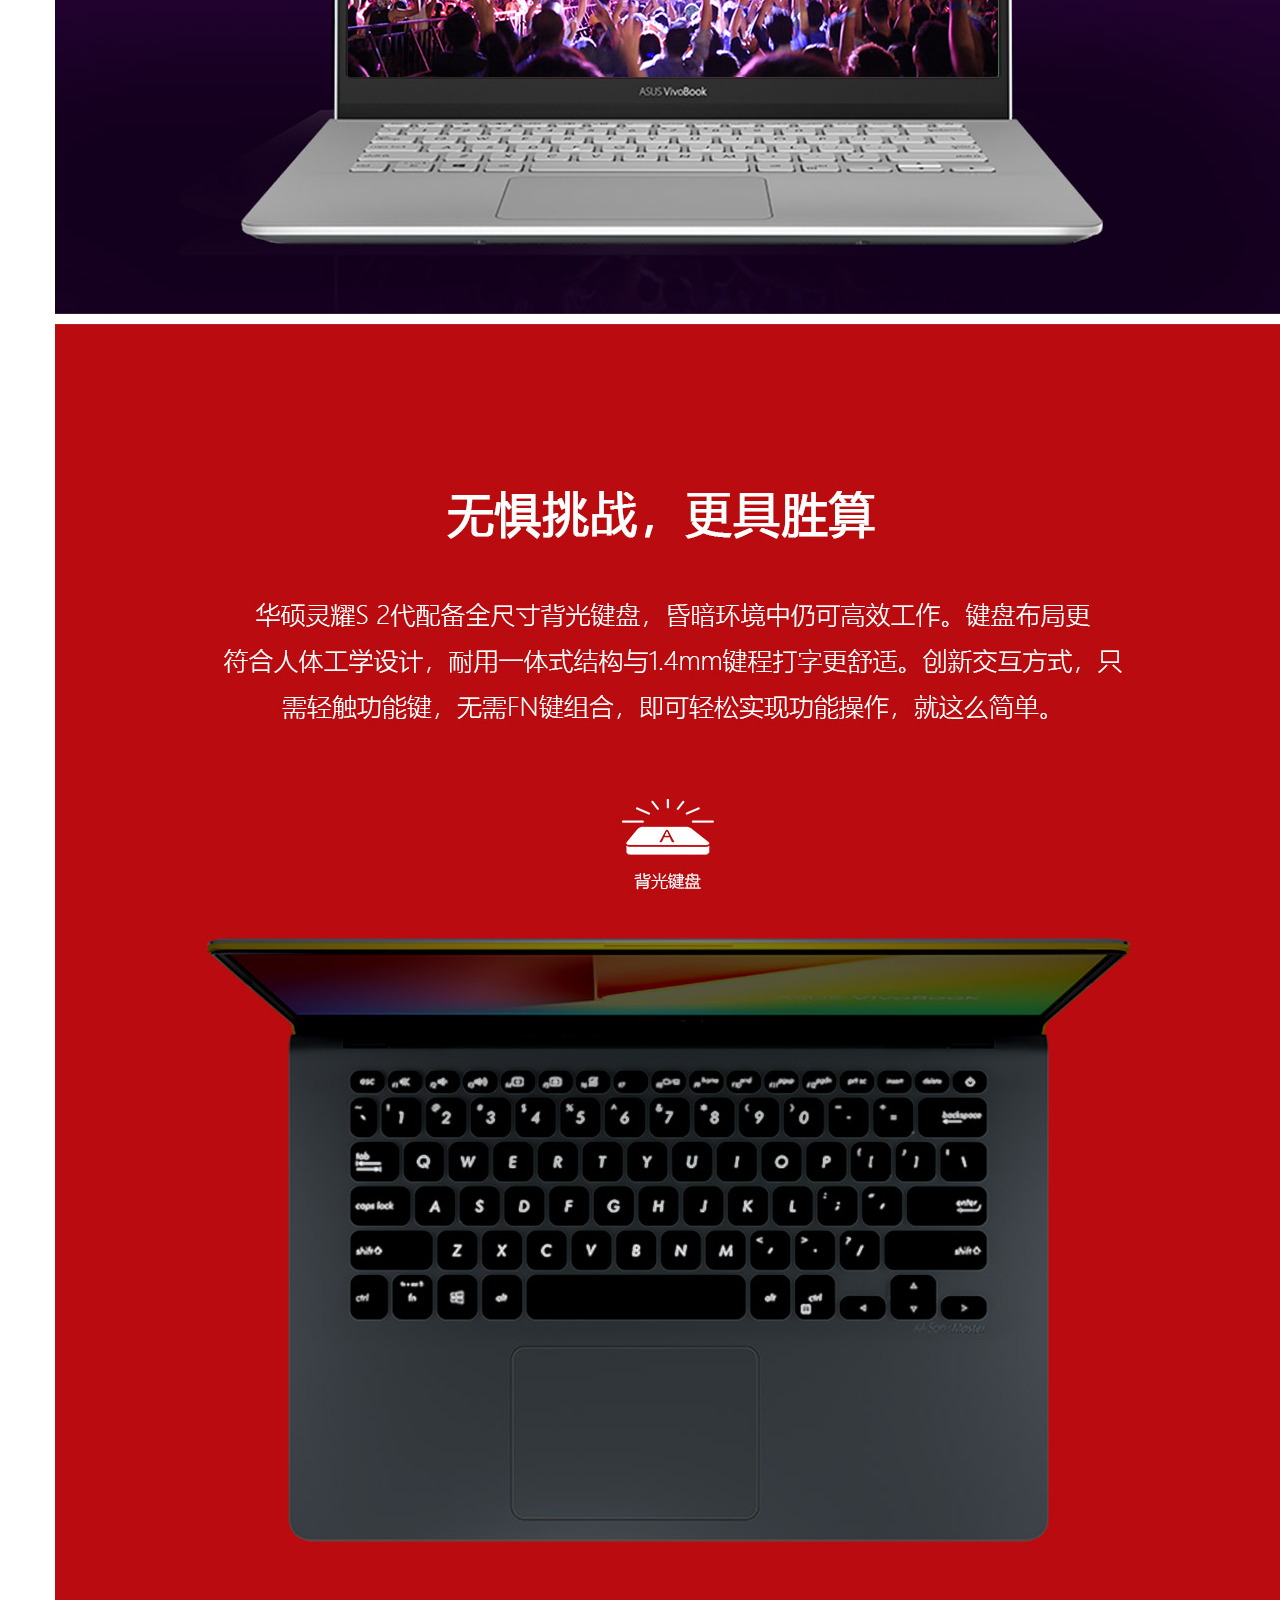
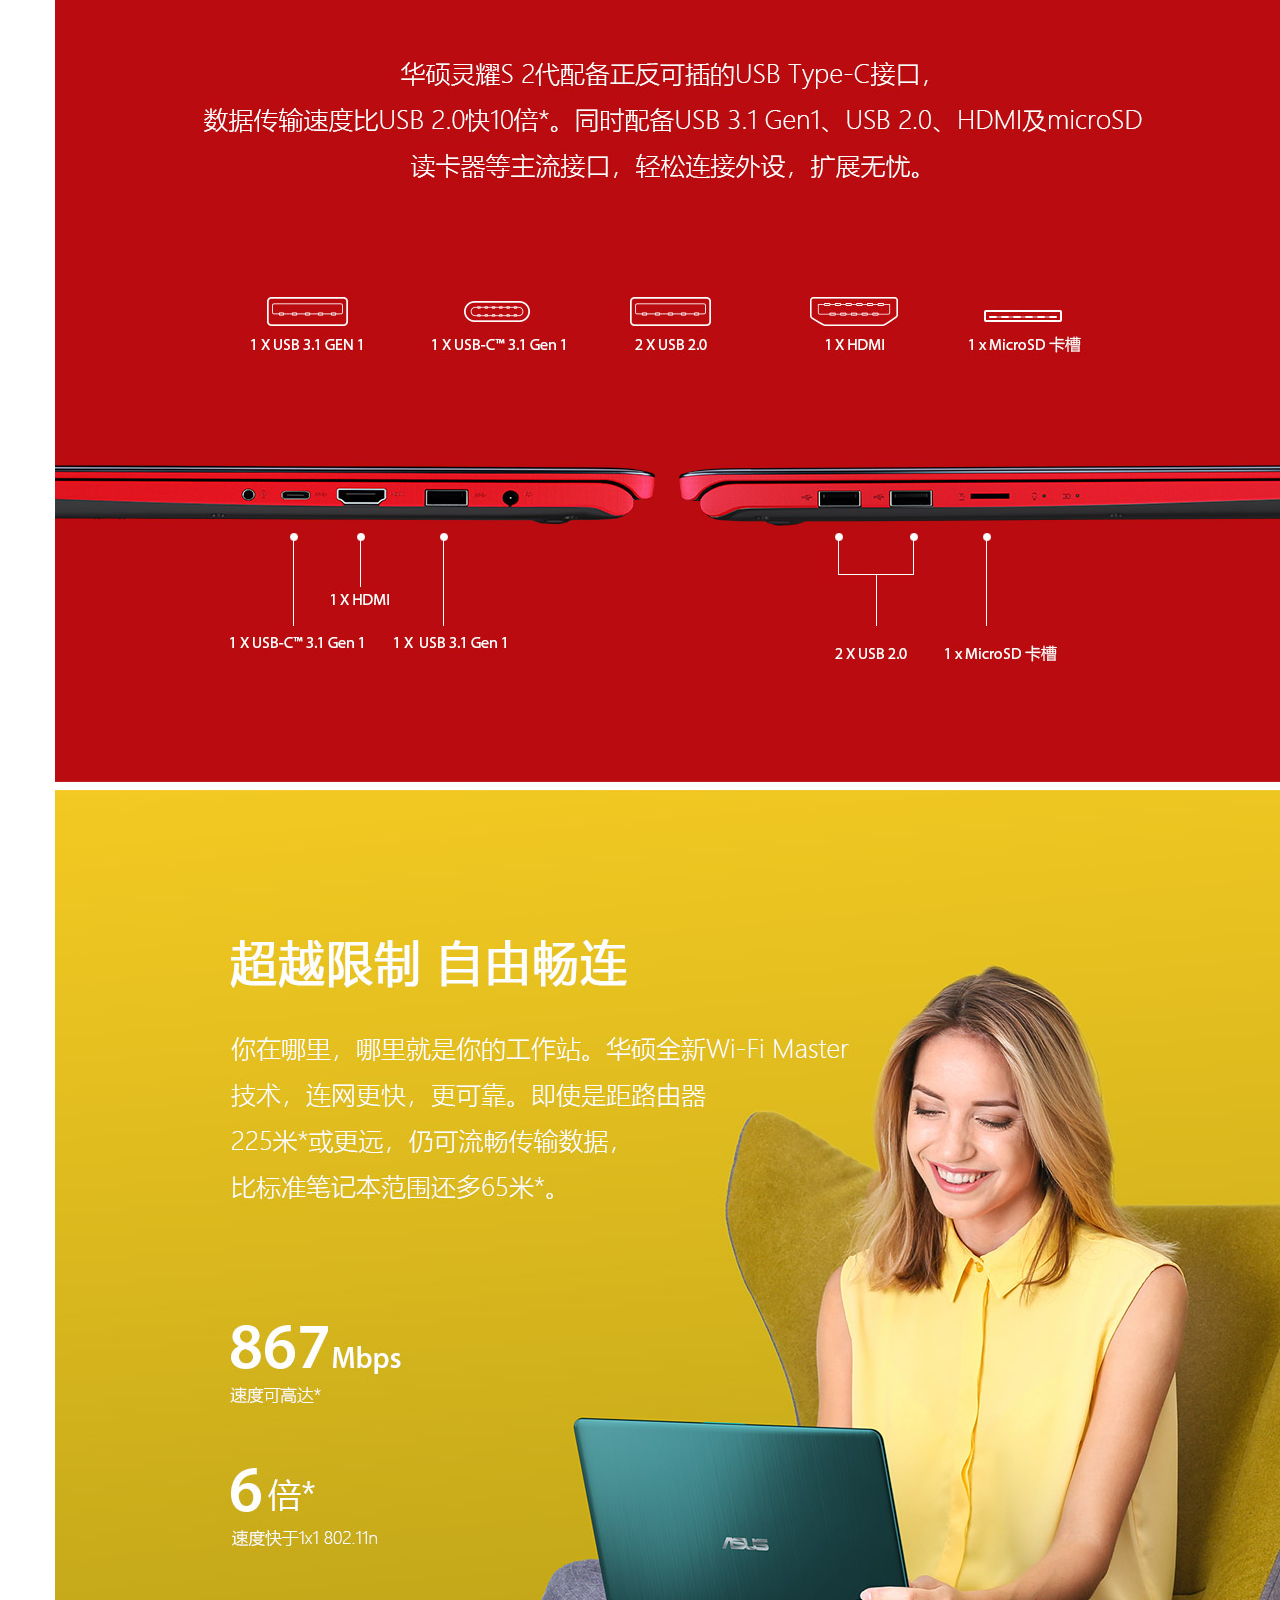
<file: information.html>
<!DOCTYPE html>
<html>
	<head>
		<meta charset="UTF-8">
		<title>【年货节】灵耀S 2代 S4300UN-14英寸炫彩窄边框轻薄本（Windows10home/i7-8550U/8GB/256GB SSD/MX150显卡)-冰钻金</title>
		<link rel="stylesheet" href="commonCss/header.css" />
		<link rel="stylesheet" href="css/base.css" />
		<link rel="stylesheet" href="commonCss/footer.css" />
		<link rel="stylesheet" href="css/information.css" />
		<script type="text/javascript" src="js/jquery.js"></script>
		<script type="text/javascript" src="js/special.js" ></script>
		<script type="text/javascript" src="js/information.js" ></script>
		<script type="text/javascript" src="js/index.js" ></script>
		
	</head>
	<body>
		<div class="header t"></div>
		<div id="center" class="t">
			<div class="page">
				<div id="bread_crumbs">
					<!--当前位置-->
					<span>
						<a href="http://127.0.0.1:8020/ASUS/index.html">首页</a>
					</span>
					<span>></span>
					<span><a href="#">笔记本电脑</a></span>
					<span>></span>
					<span><a href="#">灵耀轻薄本</a></span>
					<span>></span>
					<span><a href="#">灵耀S系列</a></span>
				</div>
			</div>
			<div class="page">
				<div class="product_container">
					<div id="product_side">
				<!----------------商品相册--------------------------->
						<div class="product_album">
							<div class="product_album_view">								
								
									<img src="img/thumb_pic/thumb_pic1.jpg" class="big_pic"/>
								
								<div id="bigarea">
									<img src="img/thumb_pic/thumb_pic1.jpg" id="pic2"/>	
								</div>
								<div id="sbox"></div>
							</div>
							<div class="product_thumb">	
								<div class="thumb_list">
									<ul id="list_box">
										<li class="thumb_item active">
											<div class="thumbnail">
												<a href="#">
													<img src="img/thumb_pic/thumb_pic1.jpg"/>
												</a>
											</div>
										</li>
										<li class="thumb_item">
											<div class="thumbnail">
												<a href="#">
													<img src="img/thumb_pic/thumb_pic2.jpg"/>
												</a>
											</div>
										</li>
										<li class="thumb_item">
											<div class="thumbnail">
												<a href="#">
													<img src="img/thumb_pic/thumb_pic3.jpg"/>
												</a>
											</div>
										</li>
										<li class="thumb_item">
											<div class="thumbnail">
												<a href="#">
													<img src="img/thumb_pic/thumb_pic4.jpg"/>
												</a>
											</div>
										</li>
										<li class="thumb_item">
											<div class="thumbnail">
												<a href="#">
													<img src="img/thumb_pic/thumb_pic5.jpg"/>
												</a>
											</div>
										</li>
										<li class="thumb_item">
											<div class="thumbnail">
												<a href="#">
													<img src="img/thumb_pic/thumb_pic6.jpg"/>
												</a>
											</div>
										</li>
									</ul>
									
								</div>
								<span id="tab_left">
									<img src="img/thumb_pic/left.png"/>
								</span>
								<span id="tab_right">
									<img src="img/thumb_pic/right.png"/>
								</span>
						</div>
				<!------------------分享推荐收藏---------------------->
							
								
						</div>
						<div id="share_recommend">
								<a href="#" class="share_a">
									<span>
										<i class="icon_pic"></i>
										收藏商品(175人气)
									</span>							
								</a>
							</div>
						<div id="stick_comment">
							<img src="img/thumb_pic/100.png"/>
						</div>
						
					</div>
					<div id="product_main">
				<!-------------------标题简介------------------------------------>
						<div class="product_title">
							<h2>
								【年货节】灵耀S 2代 S4300UN-14英寸炫彩
								窄边框轻薄本（Windows10home/i7-8550U/
								8GB/256GB SSD/MX150显卡)-冰钻金
							</h2>
							<p style="color: #f00;font-size: 18px;line-height: 28px;">
								【年货节】备年货 迎新年 新会员注册福利：888元优惠券
								+5000积分；1/11-1/17 每日10:00抢150元福券；
								购指定机型享赠品升级；关注微信公众号“ASUS华硕商城”
								购机抽1288元福袋，详情请咨询售前客服~
							</p>
						</div>
						<div id="product_information">
				<!-------------价格，评分，活动显示------------------------------->
							<div class="price_promotion_wrap">
								<div class="product_concents">
									<span class="price_name">商城价</span>
									<span class="price_num">￥5999</span>
								</div>
								<div class="promotion_wrap">
									<div class="label">优惠信息</div>
									<ul class="detail">
										<li class="promotion_list">
											<span class="tag">赠品</span>
											<div class="promotion_info">
												<img src="img/thumb_pic/yes.png" class="zp"/>
												<img src="img/thumb_pic/zp1.jpg" class="zp"/>
												<span class="zp_num">x1</span>
												<img src="img/thumb_pic/zp2.jpg" class="zp m"/>
												<span class="zp_num">x1</span>
												<img src="img/thumb_pic/zp3.jpg" class="zp m"/>
												<span class="zp_num">x1</span>
											</div>
										</li>
										<li class="promotion_list">
											<span class="tag">包邮</span>
											<span class="baoyou"> 订单总金额满69元包邮</span>
										</li>
									</ul>
								</div>		
							</div>
				<!--------------------------购买区------------------------------->
							<div id="producr_buy">
								<!-----------商品规格----------->
								<div class="product_spec">
									<ul class="spec_area">
										<li class="spec_item">
											<span class="item_label">颜色：</span>
											<span class="item_content">
												<ul>
													<li class="spec_link blue">
														<a href="javascript:void(0)">冰钻金</a>
													</li>
													<li class="spec_link">
														<a href="javascript:void(0)">消光灰</a>
													</li>
												</ul>
											</span>
										</li>
										<li class="spec_item">
											<span class="item_label">规格：</span>
											<span class="item_content">
												<ul>
													<li class="spec_link link2 blue">
														<a href="javascript:void(0)">i7-8550U/8GB/256GB SSD</a>
													</li>
													<li class="spec_link link2">
														<a href="javascript:void(0)">i5-8250U/8GB/512GB SSD</a>
													</li>
												</ul>
											</span>
										</li>
									</ul>
								</div>
								
								<div id="product_action">
									<ul>
										<li class="product-buy-num">
											<span class="item_label">数量：</span><br />
											<span class="item_content">
												<ul>
												<span class="p-num">
													<a href="javascript:void(0)" onclick="func()"class=" btn decrease">-</a>
													<input type="text" value="1" class="num" />
													<a href="javascript:void(0)" onclick="func()"  class=" btn increase">+</a>
												</span>
											</span>
												</ul>
										</li>
										<li class="service-support">
											<ul>
												<li class="service_item">
													<label class="fw">服务：</label>
													<div class="service_detail">
														<span>
															<img src="img/thumb_pic/zfb.png" class="spic"/>
															支付宝
														</span>
														<span>
															<img src="img/thumb_pic/hb.png" class="spic"/>
															花呗分期
														</span>
														<span>
															<img src="img/thumb_pic/wxzf.png" class="spic"/>
															微信支付
														</span>
														<span>
															<img src="img/thumb_pic/unionpay.png" class="spic"/>
															银联支付
														</span>
													</div>								
												</li>
												<li class="service_item">
													<label class="fw">支持：</label>
													<div class="service_detail">
														<a href="#" class="a">以旧换新，闲置笔记本回收</a>
													</div>
												</li>
												<li class="service_item">
													<label class="fw">配送及发票：</label>
													<div class="service_detail">
														部分商品将由华硕授权店为消费者提供商品，且提供就近配送服务并开具发票
													</div>
												</li>
											</ul>
										</li>
										<li class="product-buy-action">
											<a href="#">
												<button type="submit" class="btn2 buy">立即购买</button>
											</a>
											<a href="#">
											<button type="submit" class="btn2 putin">加入购物车</button>												
											</a>
											

											
										</li>
									</ul>
								</div>
							</div>
							
							
						</div>
					</div>
				
				</div>
			</div>
		<!-------------------------------------------------------------->	
			<div class="product_detail_bg page">
				<div class="product_tags_wrap page">
					<div class="product_tags t">
						<h2 class="tags_hd tags_act"><a href="" class="tags_a tags_act">商品详情</a></h2>
						<h2 class="tags_hd"><a href="" class="tags_a">详细参数</a></h2>
						<h2 class="tags_hd"><a href="" class="tags_a">商品评论</a></h2>
						<h2 class="tags_hd"><a href="" class="tags_a">售后服务</a></h2>
						<h2 class="tags_hd"><a href="" class="tags_a">退换货说明</a></h2>
					</div>
				</div>
				
			<!---------------------------------------------->	
				<div id="product_section" class="page">
					<div class="product_attributes">
						<div class="product_pic">
							<img src="img/thumb_pic/thumb_pic5.jpg"/>
						</div>
						<ul class="pro_info">
							<li class="pro_item">品牌：华硕</li>
							<li class="pro_item">所属分类：灵耀S系列</li>
							<li class="pro_item">操作系统:Windows 10 Home</li>
							<li class="pro_item">CPU型号:i7-8550U</li>
							<li class="pro_item">显示核心:GeForce MX150</li>
							<li class="pro_item">内存:8GB</li>
							<li class="pro_item">硬盘容量:256GB</li>
							<li class="pro_item">屏幕尺寸:14.0英寸</li>
							<li class="pro_item">屏幕分辨率:FHD 1920X1080</li>
							<li class="pro_item">屏幕类型:雾面屏</li>
							<li class="pro_item">有无光驱:无光驱</li>
							<li class="pro_item">键盘背光:是</li>
							<li class="pro_item">商品编号：G5B514977EBB2E</li>
						</ul>
					</div>
					<div class="detail_content page">
							<img src="img/thumb_pic/info1.jpg"/>
							<img src="img/thumb_pic/info2.jpg"/>
							<img src="img/thumb_pic/info3.jpg"/>
							<img src="img/thumb_pic/info7.jpg"/>
							<img src="img/thumb_pic/info9.jpg"/>
							<img src="img/thumb_pic/info10.jpg"/>
							<img src="img/thumb_pic/info11.jpg"/>
					</div>
				</div>
			
			</div>
		
		<!-------------------------------------------------------------->	
		
		<div class="scroll_nav t">
			<div class="page">
				<span class="scroll_left">
					<h2 class="tags_hd tags_act"><a href="" class="tags_a tags_act">商品详情</a></h2>
					<h2 class="tags_hd"><a href="" class="tags_a">详细参数</a></h2>
					<h2 class="tags_hd"><a href="" class="tags_a">商品评论</a></h2>
				</span>
				<div class="scroll_right">
					<span class="goods_name">
						灵耀S 2代 S4300UN-14英寸炫彩窄边框轻薄本...
					</span>
					<span class="price_box">
						总计：
						<span class="price">￥5999</span>
					</span>
					<button type="button" class="scroll_btn">立即购买</button>
				</div>
			</div>
		</div>
		</div>
<!---------------------回到顶部----------------------------------------->	
		<div class="connect">
			<div class="conn"><img src="img/thumb_pic/im.png"/></div>			
			<div id="connect_main">
			<h4>联系客服</h4>
			<div class="connect_a">
				<a href="#" >
					<img src="img/thumb_pic/pre-sales.png"/>
				</a>
			</div>
			<div class="connect_a">
				<a href="#" >
					<img src="img/thumb_pic/service.png"/>
				</a>
			</div>
			<div class="connect_a">
				<a href="#" >
					<img src="img/thumb_pic/tecolo.png"/>
				</a>
			</div>
			<div class="connect_a" style="border: none;">
				<a href="#" >
					<img src="img/thumb_pic/erweima.png"/>
					
				</a>
			</div>
		</div>
		</div>
		
		<div class="top">
			<img src="img/thumb_pic/top(1).png"/>
		</div>
		<footer></footer>
		
		
		
		
		
		
		
		
		
		
		
		
		
		
		
		
		
		
		
		<script>
			$('.header').load("commonHtml/header.html");
			$('footer').load("commonHtml/footer.html");
		</script>
		
		
		
		
	</body>
</html>
</file>
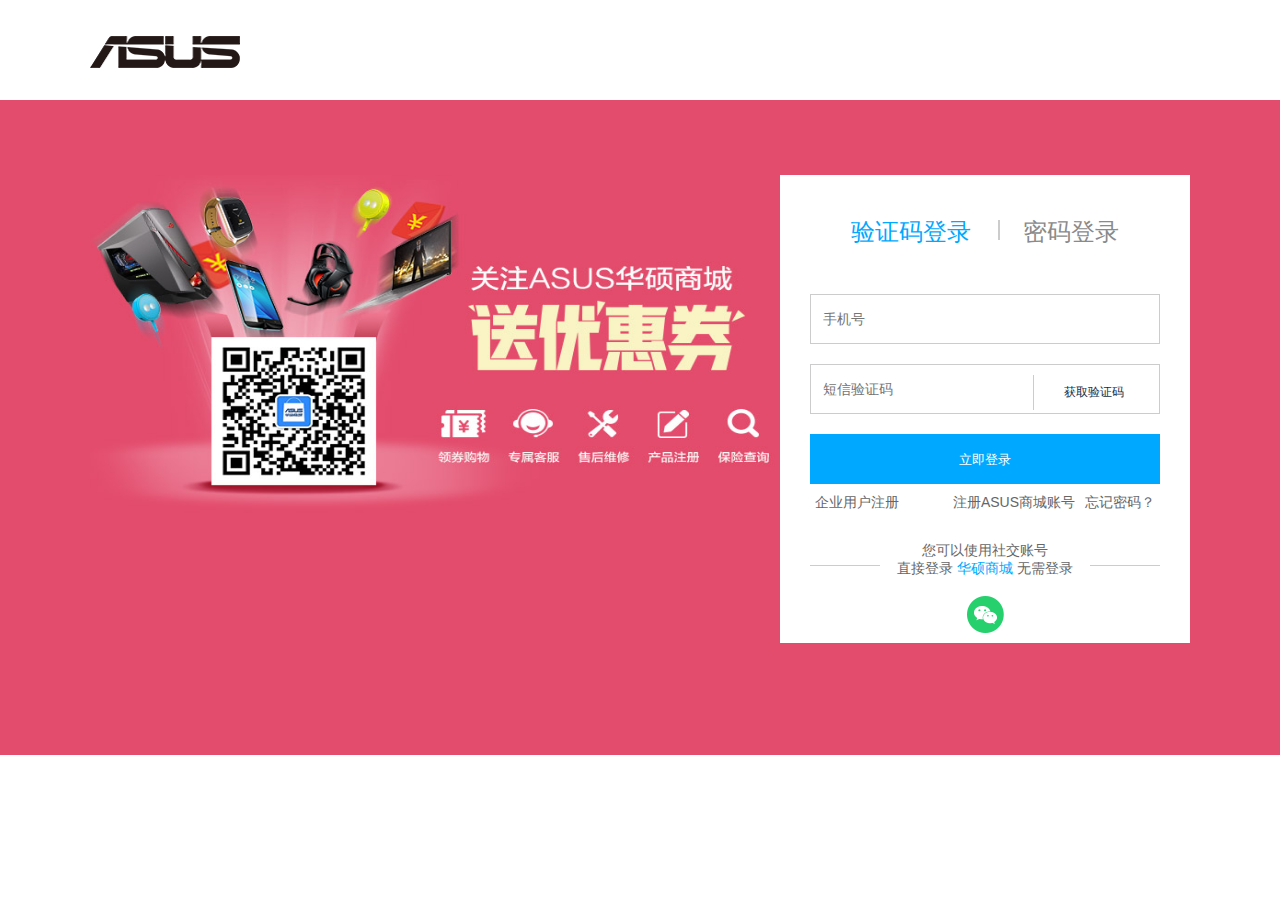
<file: login.html>
<!DOCTYPE html>
<html>
	<head>
		<meta charset="UTF-8">
		<title>登录注册_ASUS华硕电脑官方商城-笔记本、手机、一体机、台式机官方直营</title>
		<link rel="stylesheet" href="css/base.css" />
		<script type="text/javascript" src="js/jquery.js"></script>
		<style>
			#bigBox{
				width:100%;
				height: 655px;
				background:#e34c6c;
				position: relative;
			}
			#top{
				height: 77px;
				padding-top: 23px;
			}
			#login_bg_box{
				height:465px ;
				padding-top: 75px;
				position: relative;
			}
			.pic{
				width: 690px;
				height: 340px;
				float: left;
			}
			#login_wrap{
				width: 380px;
				height: 438px;
				padding: 15px;
				background: white;
				float: left;
				
			}
			#page_signin{
				width: 350px;
				height: 418px;
				padding:0 15px ;
			}
			#sign_title{
				width: 350px;
				height: 44px;
				margin: 30px 0;
				
			}
			.text{
				width: 350px;
				height: 24px;
				text-align: center;
				line-height: 24px;
			}
			.text i{
				display: inline-block;
			    width: 2px;
			    height: 20px;
			    background-color: #ccc;
			}
			.f{
				width: 350px;
				height: 344px;
				background: white;
			}
			.form_item{
				width: 350px;
				height: 50px;
				margin-bottom: 20px;
				background: white;
			}
			.form_item_nomal{
				width: 350px;
				height: 50px;
				margin-bottom: 10px;
				background: white;
			}
			.form_act{
				width: 350px;
				height: 50px;
			}
			.inp{
			    padding-left: 12px;
			    padding-right: 0;
			    height: 48px;
			    line-height: 46px;
			    font-size: 14px;
			    width: 336px;
			    color: #262626;	
			    border: 1px solid #CCCCCC;
    			
			}
			.code{
				width: 120px;
				margin-left: 3px;
    			margin-right: 3px;
				position: absolute;
			    top: -8px;
			    right: 3px;
			    padding: 9px 0;
			    border-left: 1px solid #ccc;
			    text-align: center;
			}
			.code:hover{
				color: #666666;
			}
			.btn{
				width: 350px;
				height: 50px;
				line-height: 50px;
				color: white;
			}
			.btn_big{
				background: #00a8ff;
				border: none;
			}
			.more_link{
				height: 16px;
				line-height: 16px;
				text-align: right;
			}
			.nomal_a{
				 color: #666666;
				 padding: 0 5px;
				 font-size:14px ;
			}
			.nomal_a:hover{
				color:  #00a8ff;
			}
			.third_login{
			    text-align: center;
			    height: 72px;
			    border-top: 1px solid #ccc;
			    position: relative;
			    overflow: visible;
			    margin-top: 55px;	
			}
			#third_login_text{
				width: 210px;
				height: 48px;
				background: white;
				position: absolute;
				display: inline-block;
			    left: 70px;
			    width: 210px;
			    top: -24px;
			    background-color: #fff;
			    text-align: center;
			    color: #666666;
			    font-size: 14px;
			}
			.third_login_icon{
				display: inline-block;
			    margin: 0 auto;
			    margin-top: 18px;
			    text-align: center;
			}
			#tips{
				width: 250px;
				height: 80px;
				line-height: 80px;
				text-align: center;
				color: white;
				font-size: 16px;
				z-index: 5;
				position: absolute;
				display: none;
				top: 270px;
				left: 770px;
				background:rgba(0,0,0,.5);
				border-radius: 10px;
			}
		</style>
	</head>
	<body>
		<div id="top" class="c">
			<a href="http://127.0.0.1:8020/ASUS/index.html">
			<img src="img/index/logo.png" style="width: 150px; height: 60px;float: left;"/>
			</a>
		</div>
		<div id="bigBox">		
			<div id="login_bg_box" class="c">
				<img src="img/login/login_pic.jpg" class="pic"/>
				<div id="login_wrap">
					<div id="page_signin">
						<div id="sign_title">
							<p class="text">
								<a href="http://127.0.0.1:8020/ASUS/login.html" style="padding-right:20px ;margin: 3px 0;color: #00a8ff;font-size: 24px;">
									验证码登录
								</a>
								<i></i>
								<a href="http://127.0.0.1:8020/ASUS/login_pw.html" style="padding-left:20px ;margin: 3px 0;color: #8a8a8a;font-size: 24px;">
									密码登录
								</a>
							</p>
						</div>
						<form class="f">
							<ul>
								<li class="form_item">
									<span class="form_act">
										<input type="text" placeholder="手机号" class=" inp phone" />
									</span>									
								</li>
								<li class="form_item">
									<span class="form_act" style="position: relative;">
										<input type="text" placeholder="短信验证码" class=" inp massage" />
										<a href="#" class="code">获取验证码</a>
									</span>
								</li>
								<li class="form_item_nomal">
									<span class="form_act">
										<button type="submit" class="btn btn_big">
											立即登录
										</button>
									</span>
								</li>
								<li class="form_item_nomal more_link">
									<a href="#"class="nomal_a" style="float: left;">
										企业用户注册
									</a>
									<a href="#" class="nomal_a" style="float: right;">
										忘记密码？
									</a>
									<a href="http://127.0.0.1:8020/ASUS/register.html"class="nomal_a" style="float: right; border-left: 1px solid #66666;">
										注册ASUS商城账号
									</a>
									
								</li>
								<li class="form_item_nomal third_login">
									<div id="third_login_text">
										<span>您可以使用社交账号</span><br />
										<span>
											直接登录
											<a href="" style="color: #00a8ff;">华硕商城</a>
											无需登录
										</span>
										<span class="third_login_icon">
											<a><img src="img/login/weixin.png" style="width: 37px;height: 37px;"/></a>
										</span>
									</div>
								</li>
							</ul>
						</form>
					</div>
				</div>
				<div id="tips" class="tips1">
					请填写登录账号
				</div>
				<div id="tips" class="tips2">
					请填写合法手机号
				</div>
			</div>
			
		</div>
	
		<script>
			$('.phone').blur(function(){
				var index=$('.phone').index(this);
				var value=$('.phone').eq(index).val();
//				var reg=/^\w{4}$/;
				var reg=/^[1][3,4,5,7,8][0-9]{9}$/;
						
				checked(reg,value,index);
			})
			$('.phone').focus(function(){
				$('.tips1').css('display','none');
				$('.tips2').css('display','none');
			})
			function checked(reg,value,index){
				var result=reg.test(value);
				console.log(value,result,reg);
				
				if(result==false){
					$('.tips2').css('display','block');
				}else{
					$('.tips2').css('display','none');
				}
				if(value==''){
					$('.tips1').css('display','block');
					$('.tips2').css('display','none');
				}else{
					$('.tips1').css('display','none');
				}			
			}
			
			
		</script>
	
	</body>
</html>
</file>
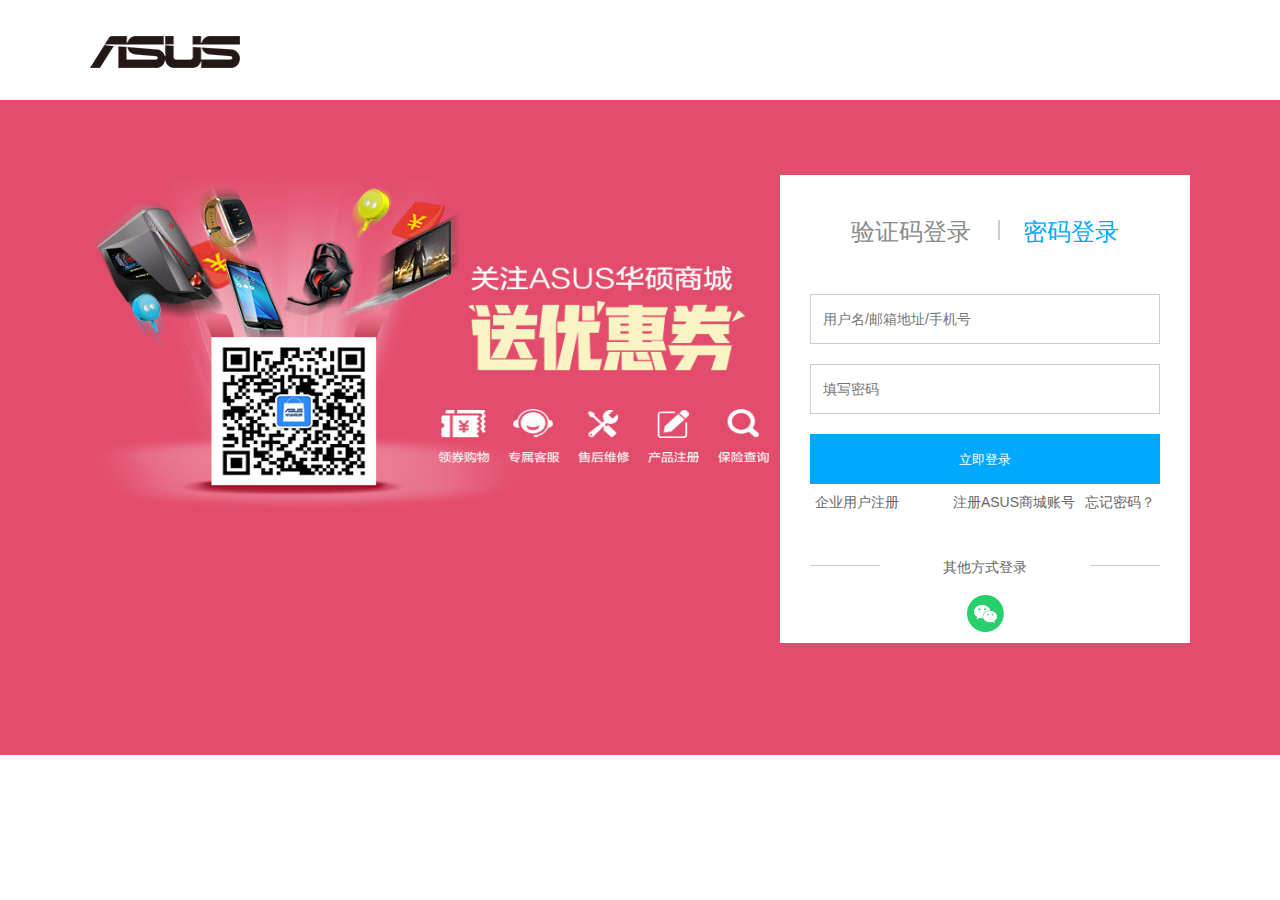
<file: login_pw.html>
<!DOCTYPE html>
<html>
	<head>
		<meta charset="UTF-8">
		<title>登录注册_ASUS华硕电脑官方商城-笔记本、手机、一体机、台式机官方直营</title>
		<link rel="stylesheet" href="css/base.css" />
		<script type="text/javascript" src="js/jquery.js"></script>
		<style>
			#bigBox{
				width:100%;
				height: 655px;
				background:#e34c6c;
				position: relative;
			}
			#top{
				height: 77px;
				padding-top: 23px;
			}
			#login_bg_box{
				height:465px ;
				padding-top: 75px;
				position: relative;
			}
			.pic{
				width: 690px;
				height: 340px;
				float: left;
			}
			#login_wrap{
				width: 380px;
				height: 438px;
				padding: 15px;
				background: white;
				float: left;
				
			}
			#page_signin{
				width: 350px;
				height: 418px;
				padding:0 15px ;
			}
			#sign_title{
				width: 350px;
				height: 44px;
				margin: 30px 0;
				
			}
			.text{
				width: 350px;
				height: 24px;
				text-align: center;
				line-height: 24px;
			}
			.text i{
				display: inline-block;
			    width: 2px;
			    height: 20px;
			    background-color: #ccc;
			}
			.f{
				width: 350px;
				height: 344px;
				background: white;
			}
			.form_item{
				width: 350px;
				height: 50px;
				margin-bottom: 20px;
				background: white;
			}
			.form_item_nomal{
				width: 350px;
				height: 50px;
				margin-bottom: 10px;
				background: white;
			}
			.form_act{
				width: 350px;
				height: 50px;
			}
			.inp{
			    padding-left: 12px;
			    padding-right: 0;
			    height: 48px;
			    line-height: 46px;
			    font-size: 14px;
			    width: 336px;
			    color: #262626;	
			    border: 1px solid #CCCCCC;
    			
			}
			.code{
				width: 120px;
				margin-left: 3px;
    			margin-right: 3px;
				position: absolute;
			    top: -8px;
			    right: 3px;
			    padding: 9px 0;
			    border-left: 1px solid #ccc;
			    text-align: center;
			}
			.code:hover{
				color: #666666;
			}
			.btn{
				width: 350px;
				height: 50px;
				line-height: 50px;
				color: white;
			}
			.btn_big{
				background: #00a8ff;
				border: none;
			}
			.more_link{
				height: 16px;
				line-height: 16px;
				text-align: right;
			}
			.nomal_a{
				 color: #666666;
				 padding: 0 5px;
				 font-size:14px ;
			}
			.third_login{
			    text-align: center;
			    height: 72px;
			    border-top: 1px solid #ccc;
			    position: relative;
			    overflow: visible;
			    margin-top: 55px;	
			}
			#third_login_text{
				width: 210px;
				height: 48px;
				background: white;
				position: absolute;
				display: inline-block;
			    left: 70px;
			    width: 210px;
			    top: -7px;
			    background-color: #fff;
			    text-align: center;
			    color: #666666;
			    font-size: 14px;
			}
			.third_login_icon{
				display: inline-block;
			    margin: 0 auto;
			    margin-top: 18px;
			    text-align: center;
			}
			#tips{
				width: 250px;
				height: 80px;
				line-height: 80px;
				text-align: center;
				color: white;
				font-size: 16px;
				z-index: 5;
				position: absolute;
				display: none;
				top: 270px;
				left: 770px;
				background:rgba(0,0,0,.5);
				border-radius: 10px;
			}
		</style>
	</head>
	<body>
		<div id="top" class="c">
			<a href="http://127.0.0.1:8020/ASUS/index.html">
			<img src="img/index/logo.png" style="width: 150px; height: 60px;float: left;"/>
			</a>
		</div>
		<div id="bigBox">		
			<div id="login_bg_box" class="c">
				<img src="img/login/login_pic.jpg" class="pic"/>
				<div id="login_wrap">
					<div id="page_signin">
						<div id="sign_title">
							<p class="text">
								<a href="http://127.0.0.1:8020/ASUS/login.html" style="padding-right:20px ;margin: 3px 0;color: #8a8a8a;font-size: 24px;">
									验证码登录
								</a>
								<i></i>
								<a href="http://127.0.0.1:8020/ASUS/login_pw.html" style="padding-left:20px ;margin: 3px 0;color: #00a8ff;font-size: 24px;">
									密码登录
								</a>
							</p>
						</div>
						<form class="f">
							<ul>
								<li class="form_item">
									<span class="form_act">
										<input type="text" placeholder="用户名/邮箱地址/手机号" class=" inp phone" />
									</span>									
								</li>
								<li class="form_item">
									<span class="form_act" style="position: relative;">
										<input type="text" placeholder="填写密码" class=" inp massage" />
										
									</span>
								</li>
								<li class="form_item_nomal">
									<span class="form_act">
										<button type="submit" class="btn btn_big">
											立即登录
										</button>
									</span>
								</li>
								<li class="form_item_nomal more_link">
									<a href="#"class="nomal_a" style="float: left;">
										企业用户注册
									</a>
									<a href="#" class="nomal_a" style="float: right;">
										忘记密码？
									</a>
									<a href="http://127.0.0.1:8020/ASUS/register.html"class="nomal_a" style="float: right; border-left: 1px solid #66666;">
										注册ASUS商城账号
									</a>
									
								</li>
								<li class="form_item_nomal third_login">
									<div id="third_login_text">
										<span>其他方式登录</span><br />
										
										<span class="third_login_icon">
											<a><img src="img/login/weixin.png" style="width: 37px;height: 37px;"/></a>
										</span>
									</div>
								</li>
							</ul>
						</form>
					</div>
				</div>
				<div id="tips" class="tips1">
					请填写合法手机号
				</div>
				<!--<div id="tips" class="tips2">
					密码错误！请重新输入...
				</div>-->
			</div>
			
		</div>
	
		<script>
			$('.phone').blur(function(){
				var index=$('.phone').index(this);
				var value=$('.phone').eq(index).val();
//				var reg=/^\w{4}$/;
				var reg=/^[1][3,4,5,7,8][0-9]{9}$/;
					
				checked(reg,value,index);
			})
			$('.phone').focus(function(){
				$('.tips1').css('display','none');
				$('.tips2').css('display','none');
			})
			function checked(reg,value,index){
				var result=reg.test(value);
				console.log(value,result,reg);
				
				if(result==false){
					$('.tips1').css('display','block');
				}else{
					$('.tips1').css('display','none');
				}
							
			}
			
			
		</script>
	
	</body>
</html>
</file>
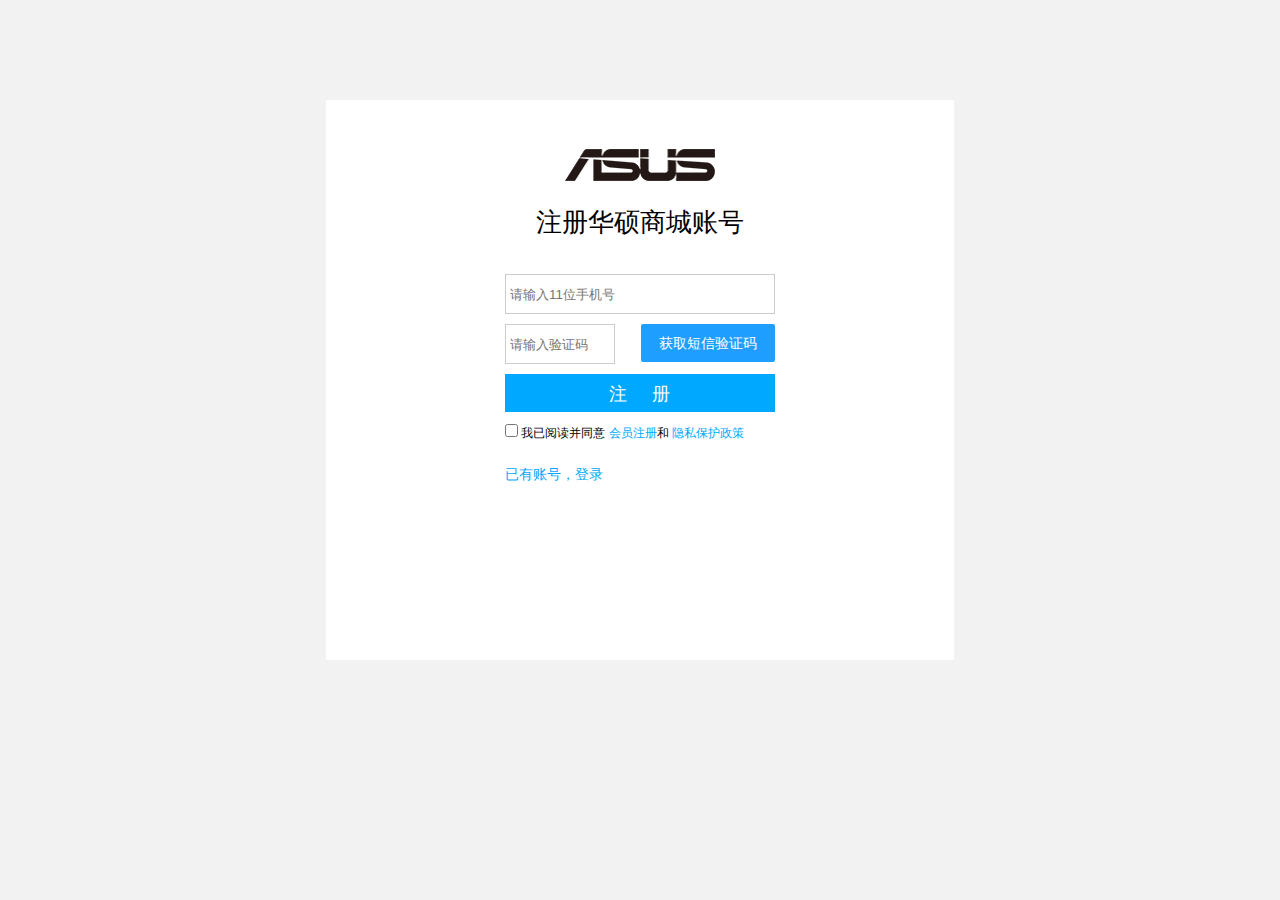
<file: register.html>
<!DOCTYPE html>
<html>
	<head>
		<meta charset="UTF-8">
		<title>登录注册_ASUS华硕电脑官方商城-笔记本、手机、一体机、台式机官方直营</title>
		<link rel="stylesheet" href="css/base.css" />
		<script type="text/javascript" src="js/jquery.js"></script>
		<style>
			#container{
				height:720px ;
			}
			#signup{
				height: 560px;
				padding-top:100px ;
			   	background-color: #f2f2f2;
			}
			#page_signup{
				border: none;
			    width: 270px;
			    min-height: 460px;
			    margin: 0 auto;
			    background-color: #fff;
			    background: #fff url(img/index/logo.png) no-repeat center 36px;
			    padding-top: 100px;
			    padding: 100px 179px 0;
			    margin-bottom: 60px;
			}
			#sign_title{
				margin-top: 0;
    			text-align: center;
    			width: 270px;
    			height: 44px;
    			line-height: 44px;
    			
    			margin-bottom: 30px;
    			
			}
			#sign_title h2{
				font-size:26px ;
				font-weight: 400;
			}
			.sf,#mobile_signup,.form_act{
				width: 270px;
				height: 172px;
				background: #fff;
			}			
			.form_item,.form_item_nomal{
				width: 270px;
				height: 40px;
				margin-bottom: 10px;
				background: #fff;
			}
			.inp{
				width: 260px;
				height: 36px;
				padding: 1px 4px;
				border: 1px solid #CCCCCC;
			}
			.need_verify{
				width: ;
			}
			.vcode{
				width: 100px;
				float: left;
			}
			.lay_btn{
				/*width: 98px;*/
			    display: inline-block;
			  	float: right;
			    height: 38px;
			    line-height: 38px;
			    padding: 0 18px;
			    background-color: #1E9FFF;
			    color: #fff;
			    text-align: center;
			    font-size: 14px;
			    border: none;
			    border-radius: 2px;
			}
			
			.btn{
				width: 270px;
				height: 38px;
				line-height: 38px;
				text-align: center;
				font-size: 18px;
				color: white;
			}
			
			.btn_big{
				background: #00a8ff;
				/*background: gray;*/
				border: none;
			}
			.action_argee{
				height: 25px;
			}
			a{
				color: #00a8ff;
			}
			#tips{
				width: 250px;
				height: 80px;
				line-height: 80px;
				text-align: center;
				color: white;
				font-size: 16px;
				z-index: 5;
				position: absolute;
				display: none;
				top: 300px;
				left: 550px;
				background:rgba(0,0,0,.7);
				/*border-radius: 10px;*/
			}
		</style>
	</head>
	<body style="background-color: #f2f2f2;">
		<div id="container" class="t">
			<div id="signup"  class="t">
				<div id="page_signup">
					<div id="sign_title">
						<h2>注册华硕商城账号</h2>
					</div>
					<form class="sf">
						<ul id="mobile_signup">
							<li class="form_item">
								<span class="form_act">
									<input type="text" placeholder="请输入11位手机号" class="inp account_num" />
								</span>
							</li>
							<li class="form_item need_verify">
								<span class="form_act">
									<input type="text" placeholder="请输入验证码" class="inp vcode" />
									<button class="lay_btn">获取短信验证码</button>
								</span>
							</li>
							<li class="form_item_nomal">
								<span class="form_act">
									<a href="###">
									<button class="btn btn_big" disabled="disabled">
											注&nbsp;&nbsp;&nbsp;&nbsp;&nbsp;册
										</button>
									</a>
								</span>
							</li>
							<li class="form_item action_argee">
								<span class="form_act">
									<input type="checkbox"  class="agree" style="width: 13px; height: 13px;" />
									<label class="form_lable">
										<span>我已阅读并同意</span>
										<a href="#">会员注册</a>和
										<a href="#">隐私保护政策</a>
									</label>
								</span>
							</li>
						</ul>
					</form>
					<a href="http://127.0.0.1:8020/ASUS/login.html" style="font-size: 14px; font-weight: 500;float:left;margin-top: 20px;">已有账号，登录</a>
				</div>
				<div id="tips" class="tips1">
					请输入正确的手机号！
				</div>
				<div id="tips" class="tips2">
					接受服务条款才能注册,请勾选
				</div>
			</div>			
		</div>
		
		<script>
			$('.account_num').blur(function(){
				var index=$('.account_num').index(this);
				var value=$('.account_num').eq(index).val();
//				var reg=/^\w{4}$/;
				var reg=/^[1][3,4,5,7,8][0-9]{9}$/;
						
				checked(reg,value,index);
			})
			$('.account_num').focus(function(){
				$('.tips1').css('display','none');
				$('.tips2').css('display','none');
			})
			function checked(reg,value,index){
				var result=reg.test(value);
				console.log(value,result,reg);
				
				if(result==false){
					$('.tips1').css('display','block');
				}else{
					$('.tips1').css('display','none');
				}
							
			}
			
			$('.btn_big').click(function(){
				if($('.agree').prop("checked")){
					$('.tips2').css('background','none');
				}else{
					$('.tips2').css('display','block');
				}
				
			})
			
			
			
			
		</script>
	</body>
</html>
</file>
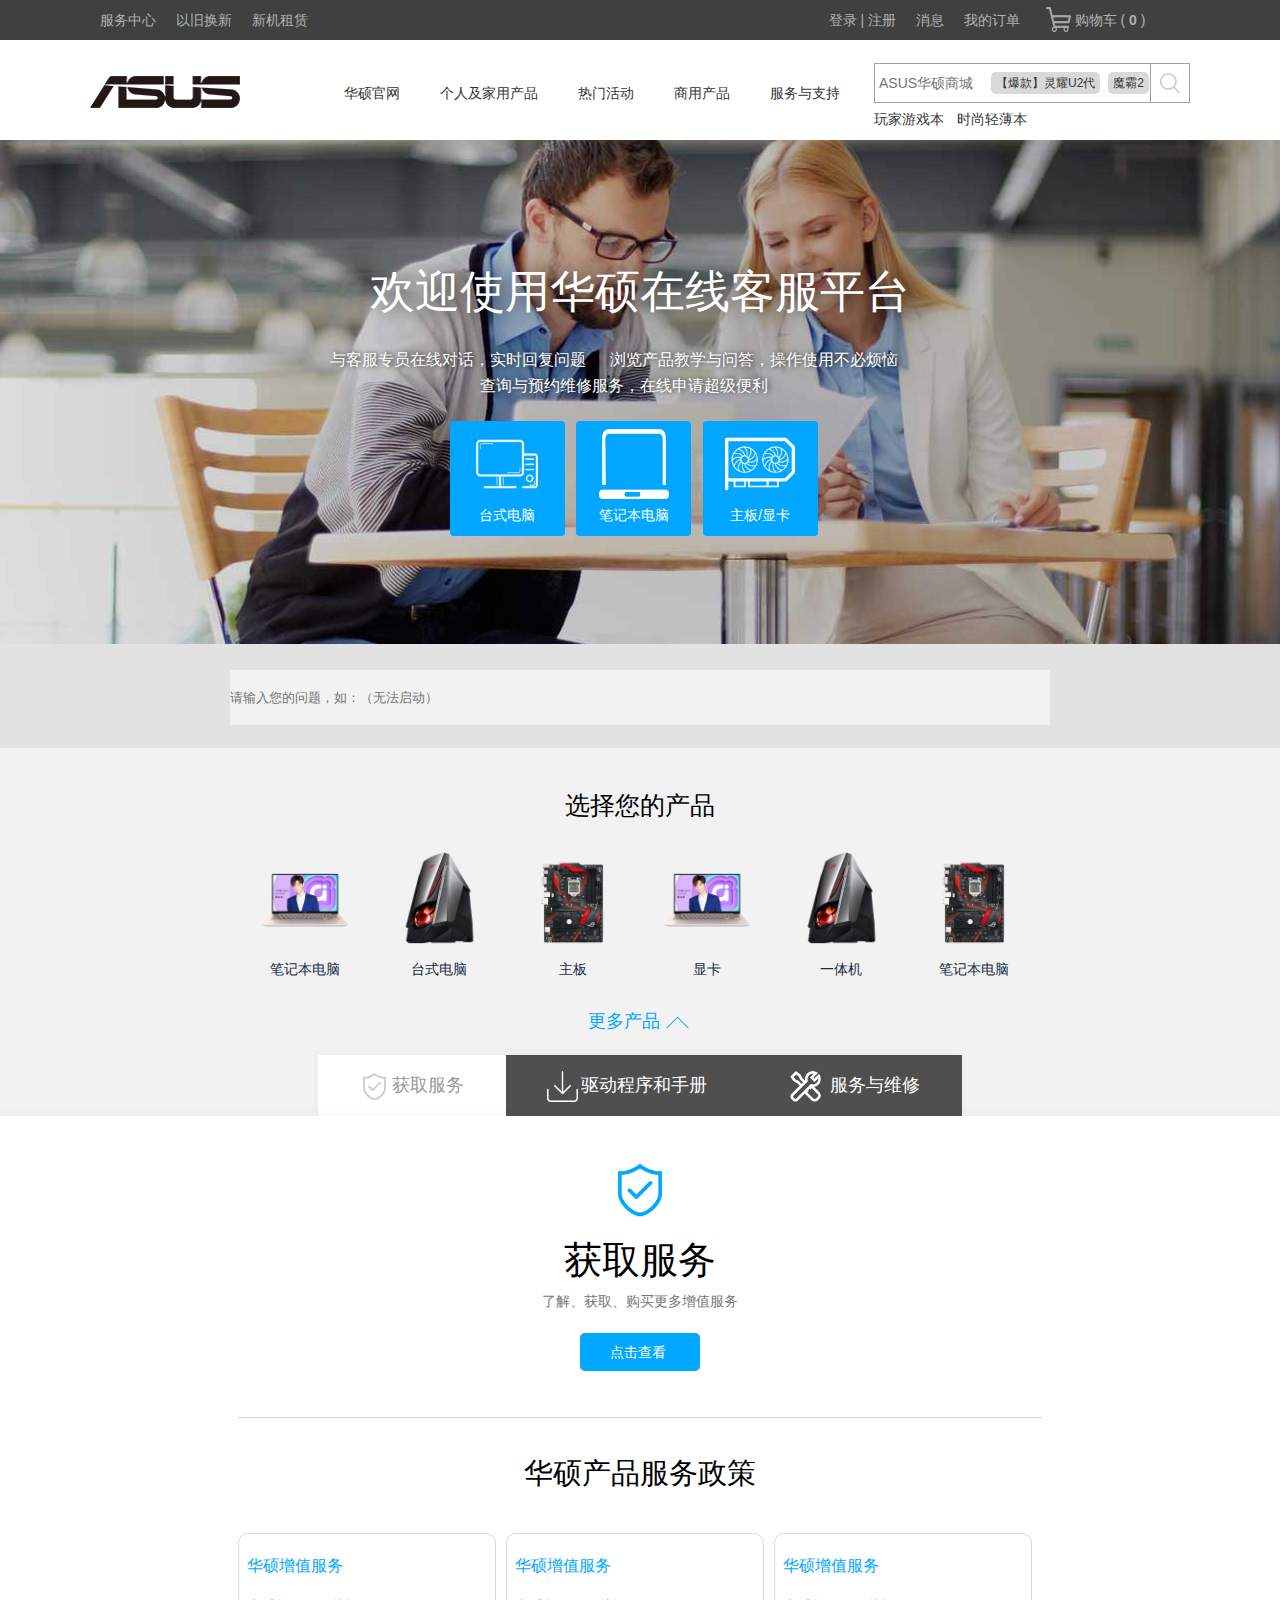
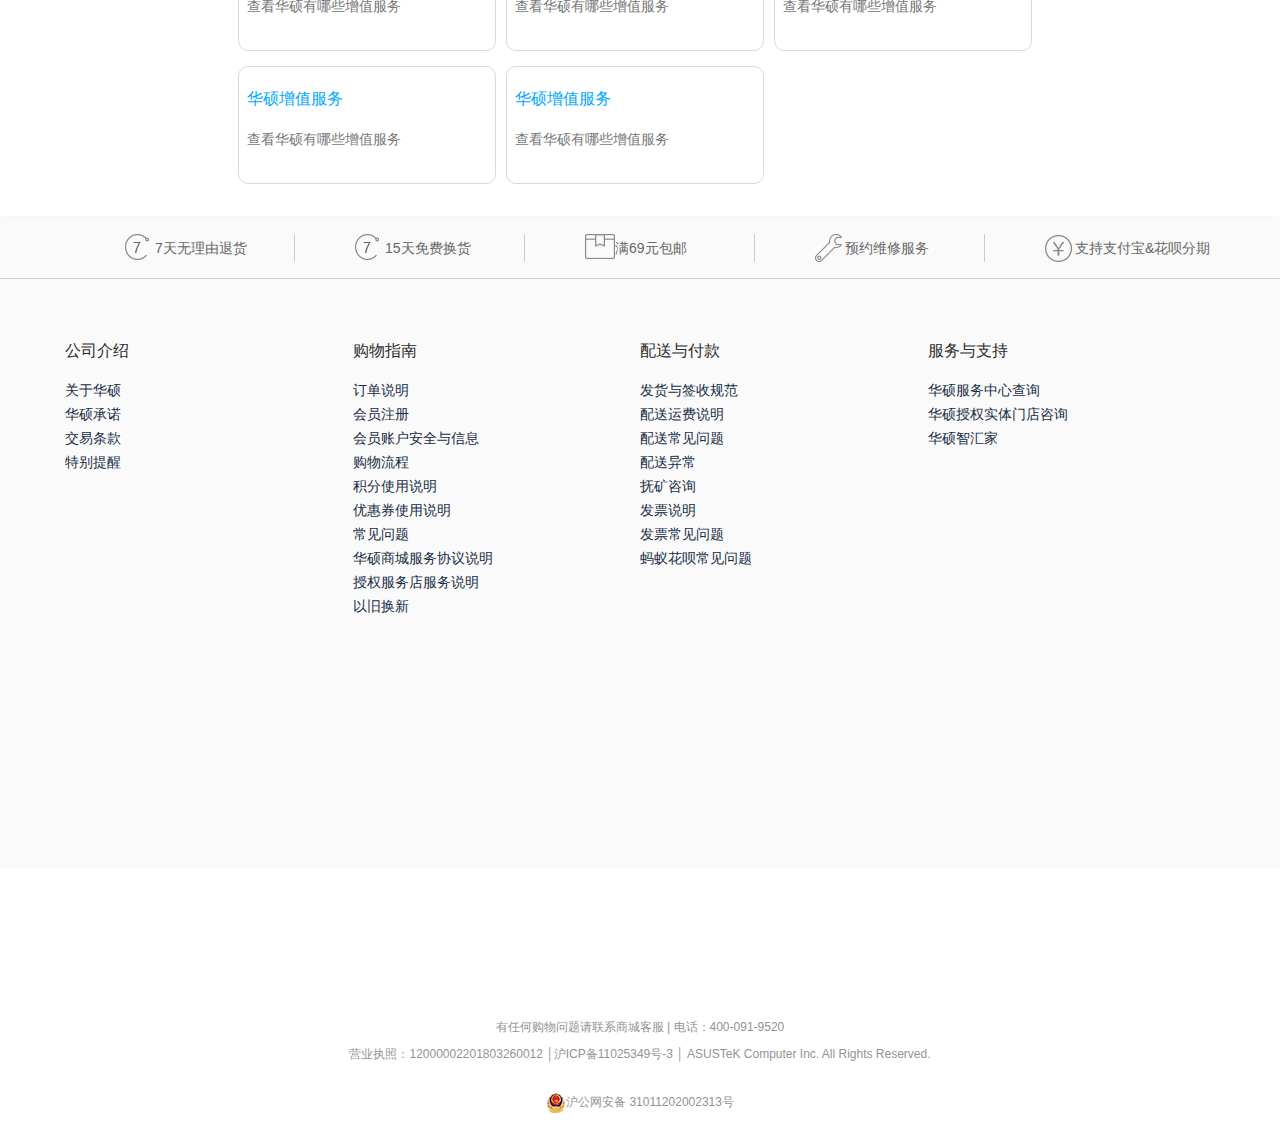
<file: surport.html>
<!DOCTYPE html>
<html>
	<head>
		<meta charset="UTF-8">
		<title>官方支持</title>
		<link rel="stylesheet" href="commonCss/header.css" />
		<link rel="stylesheet" href="css/base.css" />
		<link rel="stylesheet" href="commonCss/footer.css" />
		<link rel="stylesheet" href="css/surport.css" />
		<script type="text/javascript" src="js/jquery.js"></script>
		<script type="text/javascript" src="js/g_data.js" ></script>
		<script type="text/javascript" src="js/surport_model.js" ></script>
		<script type="text/javascript" src="js/surport.js" ></script>
	</head>
	<body>
		<div class="header"></div>
		
		<section id="topheader" class="t">
			<div class="main_inner c">
				<div class="banner_content c">
					<h1>欢迎使用华硕在线客服平台</h1>
					<ul class="list_info">
						<li>与客服专员在线对话，实时回复问题</li>
						<li>浏览产品教学与问答，操作使用不必烦恼</li>
						<li>查询与预约维修服务，在线申请超级便利</li>
					</ul>
					<ul class="service_desk">
						<li>
							<a href="###">
								<img src="img/surport/computer.png"/>
								<p>台式电脑</p>
							</a>
						</li>
						<li>
							<a href="###">
								<img src="img/surport/laptop.png"/>
								<p>笔记本电脑</p>
							</a>
						</li>
						<li>
							<a href="###">
								<img src="img/surport/xianka.png"/>
								<p>主板/显卡</p>
							</a>
						</li>
					</ul>
				</div>
				
			</div>
				
		</section>
		<div class="search_bar t">
				<div class="search_content">
					<input type="text" placeholder="请输入您的问题，如：（无法启动）" class="inp" />
				</div>
			</div>		
		<section class="selectProduct t">
			<div class="product_select c">
				<h2>选择您的产品</h2>
				<div class="hotProduct c">
					<div class="main_inner2">
						<ul class="main_list">
							
						</ul>
					</div>
				</div>
				<div class="allProduct c">
					<div class="main_inner3">
						<a class="more">
							<span>更多产品</span>
							<img src="img/surport/up.png"/>
						</a>
						<div class="General-Product-Type">
							<ul class="generalProductList">
								<!--<li class="item2">
									<a href="###">
										<img src="img/surport/gamehand.png" class="pic_2"/>
										<span>家庭影音</span>
									</a>
								</li>-->
							</ul>
							<div class="Commercial-Product-Type">
							<p class="cpt_text">商用产品</p>
							<ul class="aa">
								<li>
									<a href="###">
										<h3>一体机</h3>
									</a>
								</li>
							</ul>
						</div>
						</div>
						
					</div>
				</div>
			</div>
		</section>
		<div class="service_type t">
				<ul>
					<li>
						<a class="fuwu">
							<img src="img/surport/dunpai.png"/>
							<h2 class="hh">获取服务</h2>
						</a>
					</li>
					<li>
						<a class="qudong">
							<img src="img/surport/download.png"/>
							<h2 class="hhh">驱动程序和手册</h2>
						</a>
					</li>
					<li>
						<a class="weixiu">
							<img src="img/surport/tool.png"/>
							<h2 class="hhh">服务与维修</h2>
						</a>
					</li>
				</ul>
			</div>
		<section class="af-sp-container t">
			<div id="Service-Type-Function" class="c">
				<ul class="content_list">
					<li class="content_list_item1">
						<div class="introblock">
							<img src="img/surport/dunpai_blue.png" class="dunpai"/>
							<h2>获取服务</h2>
							<p class="desp">了解、获取、购买更多增值服务</p>
							<a href="###" class="look">
								点击查看
							</a>
						</div>
					</li>
					<li class="content_list_item2">
						<div class="partialBlock">
							<h3>华硕产品服务政策</h3>
							<div class="blockContent">
								<ul class="label-style-list">
									<li class="">
										<a href="###">
											<p class="item_text">华硕增值服务</p>
											<p class="desp2">查看华硕有哪些增值服务</p>
										</a>
									</li>
									<li class="">
										<a href="###">
											<p class="item_text">华硕增值服务</p>
											<p class="desp2">查看华硕有哪些增值服务</p>
										</a>
									</li>
									<li class="">
										<a href="###">
											<p class="item_text">华硕增值服务</p>
											<p class="desp2">查看华硕有哪些增值服务</p>
										</a>
									</li>
									<li class="">
										<a href="###">
											<p class="item_text">华硕增值服务</p>
											<p class="desp2">查看华硕有哪些增值服务</p>
										</a>
									</li>
									<li class="">
										<a href="###">
											<p class="item_text">华硕增值服务</p>
											<p class="desp2">查看华硕有哪些增值服务</p>
										</a>
									</li>
								</ul>
							</div>
						</div>
					</li>
				</ul>
			</div>
		</section>
		
		<footer></footer>
		
		<script>
			$('.header').load("commonHtml/header.html");
			$('footer').load("commonHtml/footer.html");
		</script>
	</body>
</html>
</file>
<file: commonCss/header.css>
.header{
	height: 140px;
	background: white;
}
.topbar{
	height: 40px;
	background: #404040;
}
.cTopbar{
	height: 40px;
	background: #404040;
}
#bar_left{
	float: left;
	height: 40px;
	
}
.bar_l_a{
	color: #b2b2b2;
}
.bar_li{
	float: left;
	width: 56px;
	height: 40px;
	margin: 0 10px;
	line-height: 40px;
	text-align: center;
	font-size: 14px;
	color: #b2b2b2;
}
#bar_right{
	float: right;
	height: 40px;
}
.bar_li_r{
	float: left;	
	height: 40px;
	margin: 0 10px;
	line-height: 40px;
	text-align: center;
	font-size: 14px;
	color: #b2b2b2;
	position: relative;
}

.bar_a{
	font-size: 14px;
	color: #b2b2b2;
}
.bar_a:hover{
	color:white ;
}
.bar_l_a:hover{
	color:white ;
}
.cart_icon{
	background-image: url(../img/index/cart_icon.png);
	width: 25px;
	height: 25px;
	position: absolute;
	left: 6px;
	top: 7px;
}
#header_main{
	height: 77px;
	padding-top: 23px;
	background:white;
}
.cHeader{
	height: 77px;
	background: white;
}
#logo{
	width: 234px;
	height: 77px;
	background: white;
	float: left;
}
.nav{
	width: 550px;
	height: 57px;
	padding: 10px 0;
	background: white;
	float: left;
	position: relative;
}
.menu{
	width: 550px;
	height: 67px;
	/*background: yellow;*/
}
.menu_li{
	/*width: 96px;*/
	height: 67px;
	line-height: 40px;
	text-align: center;
	float: left;
}

.menu_a{
	color: #333333;
	font-size: 14px;
	/*height: 100%;*/
	padding: 14px 20px 37px;
}
.menu_a:hover{
	color: #00a8ff;
}
#searchbar{
	width:316px;
	height: 67px;
	background: ;
	float: right;
	position: relative;
}
#search_form{
	width: 316px;
	height: 40px;
	position: relative;
}
#search_inp{
	width: 271px;
	height: 38px;
	line-height: 38px;
	font-size: 14px;
	border: 1px solid #a29e9f;
	border-right: none;
	padding-left:4px ;
	position: absolute;
	left: 0;
	top: 0;
}
#search_btn{
	width: 40px;
	height: 40px;
	border: 1px solid #a29e9f;
	padding: 0;
	position: absolute;
	top: 0;
	right: 0;
	background: white;
}
#search_btn:hover{
	cursor: pointer;
	border: none;
	background: #00a8ff;
}
.white_search{display: none;}
#search_btn:hover .white_search{
	display: block!important;
}
#sub{
	width: 40px;
	height: 38px;
}

#innerkeywords{
	position: absolute;
	top: 9px;
	right: 37px;
}
.keyword{
	height: 22px;
	float: left;
	padding: 0 5px;
	background: #d9d9d9;
	border-radius: 5px;
	color: #353535;
	font-size: 12px;
	line-height: 22px;
	margin: 0 4px;
}
.keyword:hover{
	background: #00a8ff;
	color: white;
}
#hots{
	width:316px;
	height: 22px;
	margin-top: 5px;
}
#hots a{
	font-size: 14px;
	color: #333333;
	line-height: 22px;
	margin-right:10px ;
}
#hots a:hover{
	color: #00a8ff;
}
#nav_list_show{
	height: 150px;
	background: palevioletred;
	display: none;
	z-index: 9;
	position: absolute;
	left: 0;
	top: 140px;
}
#child_top_nav_1{
	min-height: 160px;
	background: white;
	position: absolute;
	left: -360px;
	top: 67px;
	display: none;
	z-index: 9;
}
.menu_li:hover #child_top_nav_1{
	display: block;
}
.nav_show{
	width: 1350px;
	height: 50px;
	margin: 0 auto;
	display: block;
}
.show_li{
	width: 175px;
	height: 80px;
	float: left;
	text-align: center;
	opacity: 0.5;
}
.show_li:hover{
	opacity: 1;
}
.show_a{
	font-size: 14px;
	color: gray;
}
/*.nav .menu .menu_li1 .menu_a:hover .nav_1{
	display: none;
}*/
</file>
<file: css/base.css>
body,ol,ul,h1,h2,h3,h4,h5,h6,p,th,td,dl,dd,form,fieldset,legend,input,textarea,select{margin:0;padding:0}
body{font:12px "微软雅黑","Arial Narrow",HELVETICA;background:#fff;}
a{color:#172c45;text-decoration:none} 
/*a:hover{color:#cd0200;text-decoration:underline} */
em,i{font-style:normal}   li{list-style:none}
img{border:0;vertical-align:middle} 
table{border-collapse:collapse;border-spacing:0}
p{word-wrap:break-word}
.t{width: 100%;}
.c{width: 1100px;margin: 0 auto;}
.l{float: left;}
.r{float: right;}
</file>
<file: css/goods_list.css>
.page{
	width: 1226px;
	margin: 0 auto;
}
input{
	outline: medium;
}
button{
	outline: medium;
}
#bread_crumbs{
	width: 1226px;
	height: 30px;
	line-height: 30px;
	font-size: 14px;
	color: #666;
	margin-top: 17px;
	margin-bottom: 29px;
	background: #f2f2f2f;
}
#bread_crumbs a:hover{
	color: #00a8ff;
}
.section{
	height: auto;
}
.filter_container{
	height: 570px;
	background: #f2f2f2f;
	margin-bottom: 10px;
}
.filter_title{
	width: 1206px;
	height: 39px;
	padding: 0 10px;
	background: white;
}

.filter_title h3{
	color: #262626;
	font-size: 14px;
	font-weight: 400;
	float: left;
	line-height: 39px;
	color: #666666;
}
.gallery_info{
	height: 39px;
	width: 91px;
	font-size: 14px;
	line-height: 39px;
	text-align: center;
	color: #666666;
	margin-right: 5px;
	padding-left:8px ;
}
.gallery_num{
	color: red;
	
}
.gallery_filter{
	width: 1226px;
	height: 531px;
}
.filter_selected{
	width: 1196px;
	height: 23px;
	padding: 6px 15px 3px 15px;
	border-bottom: 1px solid #ccc;
	background: white;
	color: #666666;
	line-height: 23px;
	font-size: 14px;
}
.filter_lists{
	width: 1196px;
	height: 403px;
	padding: 6px 15px 3px 15px;	
/*	border-bottom: 1px solid #00a8ff;*/
	background: white;
	overflow: hidden;
}
.filter_entries{
	width: 1196px;
	height: 23px;
	padding: 8px 0;
	border-bottom: 1px solid #ccc;
	margin-bottom: 5px;	
	background: white;
	display: block;
}
.filter-entries-label{
	width: 76px;
	height: 20px;
	margin-right: 3px;
	color: #262626;
    text-align: left;
    font-size: 14px;
    line-height: 20px;
    float: left;
}
.filter-entries-values{
	width: 1068px;
	height: 23px;
	padding-left: 48px;
}
.filter_item{
	padding: 0 5px;
	line-height: 20px;
	font-size: 14px;
	margin: 0 3px 3px 3px;
}
.first{
	background: #00a8ff;
	width: 28px;
	left: 20px;
	color: white;
}
.filter_item a{
	color: #246a92;
	font-size: 14px;
}
.filter_more{
	width: 1226px;
	height: 35px;
	border-top: 1px solid #00a8ff;
	background: #f2f2f2f;
}
.action-filter-more{
	width: 399px;
	height: 34px;
	display: block;
	border: 1px solid #00a8ff;
	border-top-color: white;
	margin: 0 auto;
	background: white;
	text-align: center;
	font-size: 14px;
	margin-top: -1px;
}
.text{
 	color: #262626;	
 	text-align: center;
 	font-size: 14px;
 	line-height: 30px;
}
.gallery_sortbar{
	width: 1226px;
	height: 40px;
	margin-top: 30px;
	margin-bottom: 10px;
	background: white;
}
.gallery-sort{
	width: auto;
	height: 24px;
	padding: 9px 0;
	line-height: 24px;
}
..gallery-sort a{
	color: #666;
	padding: 0 18px;
	display: block;
}
.sort_a{
	padding-left: 0;
}
em{
	width: 36px;
	height: 21px;
	margin-right: 8px;
	font-size: 18px;
	line-height: 21px;
	padding: 0 18px;
}
.changelie{
	width: 100px;
	height: 24px;
	display: block;
	float: right;
	font-size: 18px;
	color: #666666;
	line-height: 24px;
}
.changelie img{
	width: 24px;
	height: 24px;
}
.gallery_show{
	height: 2108px;
	/*height: auto;*/
	margin-bottom: 40px;
}
.gallery_show_lie{
	height: 2600px;
	/*height: auto;*/
	margin-bottom: 40px;
}
.gallery_grid{
	height: 2075px;
	/*height: auto;*/
	background: #f2f2f2;
}
.gallery_grid_lie{
	height: 2495px;
	/*height: auto;*/
	background: #f2f2f2;
}
.grid_list{
	height: 2075px;
	/*height: auto;*/
	width: 1226px;
}
.grid_list_lie{
	height: 2495px;
	/*height: auto;*/
	width: 1226px;
}
.grid_item{
	width: 296px;
	height: 400px;
	margin-bottom: 14px;
	margin-right: 14px;
	border-bottom: 1px dashed gainsboro;
	background: white;
	float: left;
	position: relative;
}
.grid_item:hover{
	transform: translate(0px,-3px);
	box-shadow: 0px 1px 20px darkgray;
}
.grid_item:nth-child(4){
	margin-right: 0;	
}
.grid_item:nth-child(8){
	margin-right: 0;	
}
.grid_item:nth-child(12){
	margin-right: 0;	
}
.grid_item:nth-child(16){
	margin-right: 0;	
}
.grid_item:nth-child(20){
	margin-right: 0;	
}
.goods_pic{
	width: 200px;
	height: 200px;
	margin: 40px 48px 10px 48px;
	background: #f2f2f2;
}
.pic{
	width: 200px;
	height: 200px;
}
.goods_info{
	width: 296px;
	height: 47px;
    text-align: center;	
}
.goods_name{
	height: 36px;
	width: 264px;
	padding: 0 16px;
    font-weight: 400;
	margin-bottom: 10px;
	text-align: center;	
	font-size: 14px;
	color: #666666;
}
.goods_name a{
	height: 36px;
	width: 264px;
	text-align: center;	
	font-size: 14px;
	color: #666666;	
	 overflow: hidden;
	 line-height: 18px;
	 cursor: pointer;
}
.goods_price{
	width: 296px;
	height: 31px;
	text-align: center;
	font-size: 24px;
    color: #f00;
    font-weight: normal;
}
.goods_active{
	width: 188px;
	height: 30px;
	margin: 15px 54px;
}
.in{
	width: 188px;
	height: 30px;
	background: #00a8ff ;
	font-size: 14px;
	color: white;
	text-align: center;
	line-height: 30px;
	border: none;
	border-radius: 5px;
	cursor: pointer;
}
.pageview{
	width: 1226px;
	height: 23px;
	margin: 0px 0 20px 0;
	background: #F2F2F2;
	text-align: center;
    line-height: 20px;
    font-size: 12px;
}
 .flip{
 	width: 45px;
 	height: 20px;
 	padding: 1px 8px;
 	margin: 0 16px;
	color:gray;
	text-align: center;
	line-height: 20px;
	display: block;
	float: left;
	font-size: 14px;
	cursor: pointer;
 }
.flip:hover{
 	font-weight: bold;	
    background-color: #b2b2b2;
    border-radius: 5px;
    color: #fff;    	
  }
 .bold{
 	font-weight: bold;	
    background-color: #b2b2b2;
    border-radius: 5px;
    color: #fff;       
 }
.point{
	width: 55px;
}
.point:hover{
 	font-weight: bold;	
    background-color: #CCCCCC;
    border-radius: 5px;
    color: #fff; 	
}
.point img{
	width: 22px;
	height: 22px;
}
.ellipsis{
	line-height: 20px;
	text-align: center;
	color: gray;	
    font-size: 14px;
    float: left;
}
.view_box{
	width:700px;
	height: auto;
	margin: 0 auto;
	height: 23px;
}



/*-------------侧边栏--------------*/
.connect{
	width: 86px;
	height: 86px;
	background: #00a8ff;
	position: fixed;
	right: 0;
	bottom: 270px;
	padding: 10px 12px;
	/*position: relative;*/
}
.top{
	width: 50px;
	height: 50px;
	background: rgba(0,0,0,.5);
	position: fixed;
	right: 0;
	bottom: 200px;
	display: block;
}
.top img{
	width: 30px;
	height: 30px;margin: 10px;
}
.conn{
	position: relative;
}
#connect_main{
	width: 170px;
	height: auto;
	background: #00a8ff;
	position: fixed;
	right: 110px;
	bottom: 170px;
	/*bottom: 0;
	left: -110px;*/
	z-index: 10000;	
	display: none;
}
#connect_main h4{
    height: 40px;
    line-height: 40px;
    color: #fff;
    background-color: #00a8ff;
    text-align: center;
    font-weight: normal;	
}
.connect_a{
	background: white;
	border-bottom: 1px solid gainsboro;
	padding: 5px;
}

.lie{
	width: 1226px;
	height: 100px;
	padding: 15px 0;
	background: white;
}
.goods_pic_lie{
	width: 100px;
	height: 100px;
	margin-right: 10px;
	float: left;
}
.pic_lie{
	width: 100px;
	height: 100px;
}
.goods_active_lie{
	width: 188px;
	height: 49px;
	margin: 20px 50px 15px 10px;
	float: right;
}
.goods_price_lie{
	width: 296px;
	height: 31px;
	text-align: center;
	font-size: 24px;
    color: #f00;
    font-weight: normal;
    margin-right: 60px;
    margin-top: 35px;
    float: left;
}
.goods_info_lie{
	width: 296px;
	height: 47px;
    text-align: center;	
    float: left;
    margin-top: 20px;
}
</file>
<file: commonCss/footer.css>
.c1{
	width: 1150px;
	margin: 0 auto;
}
footer{
	width: 100%;
	height: 652px;
	background: #FAFAFA;
}
.service{
	height: 44px;
    padding-top: 18px;
    border-bottom: 1px solid #ccc;
    text-align: center;
    background-color: #fafafa;
}
.page_service{
	height: 28px;
	background: #fafafa;
}
.page_service ul{
	height: 28px;	
}
.bb{
	float: left;
    width: 229px;
    height: 28px;
    font-size: 14px;
    line-height: 28px;
    text-align: center;
    border-right: 1px solid #ccc;
    color: rgb(102, 102, 102);
    position: relative;
}
.s_text{
	float: left;
}
.pay{
    border-right:none	
}
.s_icon{
	width: 30px;
	height: 28px;
	float: left;
	margin-left: 60px;
	background-image: url(../img/index/service_icon.png);	
}
.man .s_icon{
	background-position: 0 -60px;
}
.yuyue .s_icon{
	background-position: 0 -91px;
}
.pay .s_icon{
	background-position: 0 -122px;
}
.helper{
	height: 279px;
	padding-top: 60px;
	padding-bottom: 80px;
	background: #fafafa;
}
.helper_item{
	width: 187.5px;
	height: auto;
	/*background: deepskyblue;*/
	margin-right: 100px;
	float: left;
}
.content_list{
	width: 187.5px;
}
.content_title{
	font-size: 16px;
    color: #2d2d2d;
    line-height: 24px;
    margin-bottom: 15px;
}
.content_item{
	line-height: 24px;
    font-size: 14px;
    color: #646464;
}
.content_item a:hover{
	color: deepskyblue;
}
.footer_info{
	height: 150px;
	background: #FAFAFA;
	padding-top: 20px;
}
.theme_footer{
	height: 140px;
	margin-top: 10px;
}
</file>
<file: css/goods_list_main.css>
.page{
	width: 1226px;
	margin: 0 auto;
}
input{
	outline: medium;
}
button{
	outline: medium;
}
#bread_crumbs{
	width: 1226px;
	height: 80px;
	line-height: 30px;
	font-size: 14px;
	color: #666;
	margin-top: 17px;
	margin-bottom: 29px;
	background: white;
}

.center{
	height: auto;
}
.channel_nav{
	height: 500px;
	background: palegoldenrod;
	position: relative;
	overflow: hidden;
}
#slide{
	width:1226px;
	height: 500px;
	background: paleturquoise;
	/*position: absolute;
	left: 0px;
	top: 0;*/
	overflow: hidden;
}
#slide_list{
	width:9808px;
	height: 500px;
	position: absolute;
	left: 0;
	top: 0;
}
.slide_item{
	width: 1226px;
	height: 500px;
	float: left;
	position: relative;
	overflow: hidden;
}
#dotBox{
	width: 230px;
	height: 30px;
	/*background: yellow;*/
	z-index: 9;
	position: absolute;
	left: 500px;
	bottom: 5px;
}
.dot{
	width: 12px;
	height: 12px;
	/*background: red;*/
	float: left;
	margin: 0 8px;
	border-radius: 50%;
	position: relative;
	cursor: pointer;
}
.dot:hover{
	background:#00a8ff;
}
.dot img{
	width: 16px;
	height: 16px;
	position: absolute;
	left: -2px;
	top: -2px;
}
.dot_on{
	background:#00A8FF;
}
.icon{
	width: 50px;
	height: 50px;
	
}
#left{
	display: block;
	width: 50px;
	height: 50px;
	position: absolute;
	left: 0px;
	top: 250px;
	z-index: 9;
}
#right{
	display: block;
	width: 50px;
	height: 50px;
	position: absolute;
	right: 0;
	top: 250px;
	z-index: 9;
}
#right img{
	transform: rotate(180deg);
}
.item{
	/*width: 100%;
	height: 500px;*/
	display: block;
	float: left;
	position: absolute;
	left: -450px;
}
.channel_banner{
	height: 614px;
	background: #F2F2F2;
	margin-bottom: 43px;
	margin-top: 48px;	
}
.banner_ad{
	height: 614px;
	margin-top: 48px;
	background: #F2F2F2;
}
.fl{
	width: 810px;
	height: 614px;
	background: #F2F2F2;
	float: left;
}
.fr{
	width: 402px;
	height: 614px;
	background: white;
	float: right;
}
.banner_ad_item{
	width: 810px;
	height: 300px;
	background: white;
}
.item_text{
	width: 350px;
	height: 176px;
	margin-left: 72px;
	padding-top: 64px;
}
.item_text h4{
    font-size: 30px;
    color: #262626;
    height: 44px;
    line-height: 44px;
    margin-bottom: 11px;
    overflow: hidden;
    font-weight: normal;
}
.item_text p{
    font-size: 18px;
    color: #808080;
    line-height: 24px;
    height: 48px;
    overflow: hidden;	
}
.item_text span{
	width: 106px;
	height: 30px;
	margin-top: 43px;
	line-height: 30px;
	text-align: center;
    background-color: #00a8ff;
    color: #fff;
    font-size: 14px;
    border-radius: 4px;
    display: block;
}
.pic_box1,.pic_box2, .pic_box1 img{
	width: 305px;
	height: 300px;
}
.pic_box2{
	height: 375px;
}
.pic_box3,.pic_box3 img{
	width: 402px;
	height: 375px;
}
.two{
	margin-top: 14px;
}

.ma{
	height: auto;
}
.guodu{
	height: 48px;
	background: #F2F2F2;
}

.look_more{
	width: 380px;
	height: 60px;
	border: 1px solid #b3b3b3;
	background: #f2f2f2;
	line-height: 60px;
	text-align: center;
	margin: 0 auto;
	margin-bottom: 80px;
}
.look_more a{
	color: #595959;
	font-size: 18px;
	display: block;
}
.look_more a:hover{
	color: #00a8ff;
	
}
.look_more:hover{
	border-color: #00A8FF;
}
</file>
<file: css/information.css>
.page{
	width: 1226px;
	margin: 0 auto;
}
input{
	outline: medium;
}
button{
	outline: medium;
}
#bread_crumbs{
	width: 1226px;
	height: 30px;
	line-height: 30px;
	font-size: 14px;
	color: #666;
	margin-top: 17px;
	margin-bottom: 29px;
	background: white;
}
#bread_crumbs a:hover{
	color: #00a8ff;
}
.product_container{
	width: 1226px;
	height: 981px;
	background: white;
}
/*------------------------商品相册----------------------*/
#product_side{
	width: 500px;
	height: 946px;
	background: white;
	float: left;
}

.product_album{
	width: 500px;
	height: 606px;
	background: white;
}
.product_album_view{
	width: 500px;
	height: 500px;
	position: relative;
}
.product_album_view img{
	width: 500px;
	height: 500px;
}
/*---------放大镜------------*/
#bigarea{
	width: 250px;
	height: 250px;
	position: absolute;
	left: 500px;
	top: 0;
	margin-left: 20px;
	border: 1px solid gray;
	overflow: hidden;
	display: none;
	z-index: 9;
}
#pic2{
	width:1500px;
	height: 1500px;
	position: absolute;
}
#sbox{
	width: 125px;
	height: 125px;
	position: absolute;
	left: 0;
	top: 0;
	background: gray;
	opacity: 0.5;
	display: none;
}


.product_thumb{
	width: 500px;
	height: 96px;
	margin-top: 10px;
	background: white;
	position: relative;
}
.thumb_list{
	width: 400px;
	height: 91px;
	margin: 0 50px;
	padding-top:5px ;
	overflow: hidden;
	position: relative;
}
#list_box{
	width: 600px;
	height: 91px;
	position: absolute;
	left: 0;
	top: 5px;
}
.thumbnail{
	width: 88px;
	height: 88px;
	padding: 0 2px;
	padding-bottom: 1px;
	
}
.thumb_item{
	width: 92px;
	height: 90px;
	margin: 0 4px;
	background: white;
	float: left;
}
.thumb_item img{
	width: 88px;
	height: 88px;
}

.active{
	position: relative;
	border-bottom: 1px solid #00a8ff;
}
#tab_left,#tab_right{
	width: 50px;
	height: 100px;
	position: absolute;
}
#tab_left img,#tab_right img{
	width: 35px;
	height: 35px;
	margin-top: 40px;
}
#tab_left{
	left: 0;
	top: 0;
}
#tab_right{
	right: 0;
	top: 0;
}
/*-------------------分享推荐收藏-------------------*/
#share_recommend{
	width: 500px;
	height: 24px;
	margin-top:15px ;
	text-align: right;
    font-size: 14px;
    color: #262626;
    background: white;
    float: right;
}
.share_a{
	width: 150px;
	height: 24px;
	background-color: #FFFFFF;
    line-height: 24px;
    color: #262626;
    float: right;
}
.icon_pic{
	width:24px;
	float: left;
    margin-top: 3px;
/*    padding-left: 25px;*/
    height: 17px;
    line-height: 17px;
    display: block;
    background-image: url(../img/thumb_pic/icon.png);
    
}
#stick_comment{
	width: 480px;
	height: 161px;
	padding-left:20px ;
	margin-top: 40px;
	margin-bottom: 100px;
	background-color: #f7f7f7;
}
#stick_comment img{
	width: 260px;
	height: 75px;
	margin-top: 20px;
}
/*--------------------商品信息------------------------*/
#product_main{
	width: 706px;
	height: 981px;
	background: salmon;
	float: right;
}
.product_title{
	width: 706px;
	height: 204px;
	padding-bottom: 10px;
	background: white;
}
.product_title h2{
	font-size: 24px;
	color: #262626;
    line-height: 36px;
    font-weight: normal;
}
#product_information{
	width: 706px;
	height: 767px;
	background: white;
}

/*---------------------价格，评分，活动显示----------------------*/
.price_promotion_wrap{
	width: 676px;
	height: 131px;
	padding: 15px;
	background: #f7f7f7;
}
.product_concents{
	width: 676px;
	height: 43px;
	padding-bottom: 10px;
	border-bottom: 1px solid #CCCCCC;
	position: relative;
	margin-bottom: 5px;
}
.price_name{
	width: 90px;
	height: 36px;
	font-size: 18px;
    color: #262626;
    text-align: center;
	line-height: 36px;
}
.price_num{
	width: 585px;
	height: 43px;
	margin-left: 55px;
	color: #FF0000;
	font-size: 24px;
	text-align: center;
	line-height: 40px;
}
.promotion_wrap{
	width: 676px;
	height: 72px;
}
.label{
	width: 90px;
	height: 36px;
    font-size: 18px;
    color: #262626;
    float: left;
}
.detail{
	width: 585px;
	height: 72px;
	float: right;
	background: #f7f7f7;
}
.promotion_list{
	width: 585px;
	height: 36px;

}
.tag{
    float: left;
    line-height: 20px;
    background-color: #fe0100;
    color: #fff;
    border-radius: 5px;
    padding:0 5px;
    margin-top: 7px;
    margin-right: 14px;
}
.promotion_info{
	width: 198px;
	height: 30px;
	background: #F7F7F7;
	margin-left: 50px;
}
.zp{
	width: 26px;
	height: 26px;
	margin-top: 3px;
}
.zp_num{
	color: #FF0000;
	font-size: 14px;
	line-height: 28px;
}
.m{
	margin-left: 8px;
}
.baoyou{
	color: rgb(102, 102, 102);
	font-size: 14px;
	line-height: 38px;
}
/*--------------------购买区-------------------------*/

#producr_buy{
	width: 706px;
	height: 476px;
	background: white;
}
.product_spec{
	width: 706px;
	height: 156px;
	background: white;
}
.spec_area{
	width: 706px;
	height: 156px;
	
}
.spec_item{
	width: 706px;
	height: 75px;
	margin-bottom: 6px;
	background: white;
}
.item_label{
    font-size: 18px;
    color: #262626;
    width: 6em;
    margin-right: .3em;
    text-align: right;    	
}
.item_content,.item_content ul{
	width: 706px;
	height: 39px;	
}
.item_content ul{
	width: 706px;
	height: 39px;
	margin-top: 5px;	
}
.spec_link{
	width: 86px;
	height: 33px;
	border: 1px solid #ccc;
	border-radius: 5px;
	float: left;
	margin-right: 6px;
	margin-bottom: 4px;
	text-align: center;
}
.link2{
	width: 221px;
}
.blue{
	border: 1px solid #00a8ff;	
}
.spec_link a{
	padding: 0 6px;
	color: #111;
	font-size: 14px;
	line-height: 33px;
}
#product_action,.#product_action ul{
	width: 706px;
	height: 314px;
	background: white;
}
.product-buy-num{
	width: 706px;
	height: 74px;
	background: white;
}
.p_num{
	width: 134px;
	height: 38px;
	margin-top: 10px;	
}
.btn{
	width: 35px;
	height: 36px;
	line-height: 36px;
	border: 1px solid #a9a9a9;
	overflow: hidden;
    text-align: center;
    float: left;
    font-size: 24px;

}
.decrease{
	border-top-left-radius: 5px;
    border-bottom-left-radius: 5px;
}
.num{
	width: 60px;
	height: 36px;
	border: none;
	border-bottom: 1px solid #a9a9a9;
	border-top: 1px solid #a9a9a9;
	text-align: center;
	margin: 0;
	float: left;
}
.increase{
	border-top-right-radius: 5px;
    border-bottom-right-radius: 5px;	
}
.service-support,.service-support ul{
	width: 706px;
	height: 80px;
	background: white;
}
.service_item{
	width: 706px;
	height: 20px;
	margin-bottom: 10px;
	background: white;
}
.fw{
	width: 85px;
	height: 20px;
	color: #262626;
	float: left;
	font-size: 14px;
	line-height: 20px;
}
.service_detail{
	width: 410px;
	height: 20px;
	line-height: 20px;
	float: left;
	font-size: 14px;
	color: gray;
}
.service_detail span{
	margin-right: 30px;
}
.service_detail a{
	color: gray;
}
.service_detail a:hover{
	color: #00a8ff;
}
.spic{
	width: 20px;
	height: 20px;
}
.product-buy-action{
	width: 706px;
	height: 40px;
	margin: 100px 0;
	background: white;
}
.btn2{
	width: 238px;
	margin-right: 10px;
	font-size: 18px;
	text-align: center;
	font-weight: 100;
	border-radius: 5px;
	cursor: pointer;
}
.buy{
	height: 40px;
	background: #00a8ff;
	border: none;
	line-height: 40px;
	text-align: center;
	color: white;
	position: relative;
}
.buy:after{
	content: '';
	position: absolute;
	width: 238px;
	height: 40px;
	left: 0;
	top: 0;
	border-radius: 5px;	
	background: rgba(0,0,0,0);		
}
.buy:hover:after{
	background: rgba(0,0,0,.1);		
}
.putin{
	height: 38px;
	border: 1px solid #00a8ff;
	color: #00a8ff;
	line-height: 38px;
	background: white;
}
.product_detail_bg{
	height: auto;
	background: white;
	padding: 55px;
}
.product_tags_wrap{
	height: 61px;
	padding-bottom: 10px;
	margin-bottom: 20px;
	background: white;
}
.product_tags{
	height: 60px;
	border-bottom: 1px solid #CCCCCC;
	background: white;
}
.tags_hd{
	width: 134px;
	height: 30px;
	line-height: 30px;
	padding: 15px 0px;
	position: relative;
	border-bottom:1px solid #CCCCCC ;
	font-size: 18px;
	text-align: center;
	font-weight: normal;
	float: left;
}

.tags_a{
		/*width: 134px;
	height: 30px;*/
	color: #666;
/*		line-height: 30px;*/
}

.tags_act{
	color: #00a8ff;
	border-bottom:1px solid #00a8ff ;
}
.tags_a{
	border: none;
}

#product_section{
	height: auto;
	background: white;
}
.product_attributes{
	width: 1186px;
	height: 222px;
	padding: 20px;
	background: white;
	margin-bottom: 30px;
}
.product_pic,.product_pic img{
	width: 200px;
	height: 200px;
	float: left;
}
.pro_info{
	width: 936px;
	height: 202px;
	padding: 10px 15px;
	float: right;
	
}
.pro_item{
	width: 311px;
	height: 30px;
	margin-bottom: 10px;
	float: left;
	font-size: 16px;
	color:rgb(102, 102, 102); 
}

.detail_content{
	height: auto;
}
.detail_content img{
	width: 100%;
	margin-bottom: -5px;
}

/*--------------------吸顶----------------------------*/

.scroll_nav{
	position: fixed;
	height: 60px;
	border-bottom: 1px solid #ccc;
	font-size: 18px;
	z-index: 10000;
	background: white;
	top: 0;
	left: 0;
	display: none;
}

.scroll_left{
	float: left;
}

.scroll_right{
	width: 730px;
	height: 60px;
	background: white;
	float: right;
}
.goods_name{
	width: 334px;
	height: 60px;
	margin-right: 10px;
	background: white;
	float: left;
	font-size: 14px;
	line-height: 60px;
}
.price_box{
	width: 142.5px;
	height: 60px;
	float: left;
	background: white;
	line-height: 50px;
	font-size: 14px;
	/*border-bottom:  1px solid #ccc;*/
}
.price{
	color: #f00;
	font-size: 27px;
	text-align: right;
	line-height: 60px;
}
.scroll_btn{
	width:238px ;
	height: 40px;
    float: right;
    margin-top: 10px;
    margin-left: 5px;
    line-height: 40px;
    text-align: center;
    color: white;
    font-size: 18px;
    background-color: #00a8ff;	
    border: none;
    border-radius: 5px;
}
/*-------------回到顶部---------------*/
.connect{
	width: 86px;
	height: 86px;
	background: #00a8ff;
	position: fixed;
	right: 0;
	bottom: 270px;
	padding: 10px 12px;
	/*position: relative;*/
}
.top{
	width: 50px;
	height: 50px;
	background: rgba(0,0,0,.5);
	position: fixed;
	right: 0;
	bottom: 200px;
	display: block;
}
.top img{
	width: 30px;
	height: 30px;margin: 10px;
}
.conn{
	position: relative;
}
#connect_main{
	width: 170px;
	height: auto;
	background: #00a8ff;
	position: fixed;
	right: 110px;
	bottom: 170px;
	/*bottom: 0;
	left: -110px;*/
	z-index: 10000;	
	display: none;
}
#connect_main h4{
    height: 40px;
    line-height: 40px;
    color: #fff;
    background-color: #00a8ff;
    text-align: center;
    font-weight: normal;	
}
.connect_a{
	background: white;
	border-bottom: 1px solid gainsboro;
	padding: 5px;
}
</file>
<file: css/surport.css>
#topheader{
	height: 504px;
	background-color: #F2F2F2;
	background-image: url(../img/surport/kv.jpg);
	/*background-size: 100% 100%;*/
	/*overflow: hidden;*/
	background-position: -250px;
}


.main_inner{
	height: 504px;
	display: block;
}

/*#topheader::after{
	content: '';
	height: 504px;
	display: block;
	width: 100%;
	background: gray;
	opacity: 0.2;
}*/
.banner_content{
	height: 432px;
	padding-top: 72px;
	
}
.banner_content h1{
	text-align: center;
	width: 1100px;
	height: auto;
	font-size: 45px;
	font-weight: normal;
	color: white;
    margin: 1.1em auto 0;
    text-shadow: 5px 0 18px rgba(0,0,0,.67);
}
.list_info{
	width: 600px;
	height: 52px;
	margin: 25px 260px 22.4px 240px;
	line-height: 52px;
	display: block;
	text-align: center;
	color: white;

}
.list_info li{
	float: left;
    margin-right: 1.5em;
    word-wrap: break-word;
    line-height: 26px;
	font-size: 16px;
	margin-right: 1.5em;
	text-shadow: 2px 0 5px rgba(0,0,0,.75);
}
.list_info li:nth-child(3){
	margin-left:150px;
}
.service_desk{
	width: 392px;
	height: 115px;
	margin: 0 auto;
	
}
.service_desk li{
	width: 115px;
	height: 115px;
    float: left;
    margin: 0 .48em;
    text-align: center;	
}
.service_desk li:hover{
	transform: translate(0px,-4px);
	transition:0.2s ;
}
.service_desk a{
	width: 100%;
	height: 100%;	
	color: white;
	display: block;
	font-size: 14px;
	border-radius: 4px;
    background: #00a6ff;
    text-align: center;
}
.service_desk a:nth-child(2){
	background: #038dec;;
}
.service_desk a:nth-child(3){
	background:#035fe8;
}
.service_desk a img{
	width: 70px;
	height: 70px;
	margin: 8px 22.5px;

}
.search_bar{
	height: 104px;
	background: #e2e2e2;
}
.search_content{
	width: 820px;
	height: 55px;
	padding: 25.6px 0;
	background:#e2e2e2;
	margin: 0 auto;
}
input{
	outline: medium;
}
.inp{
	width: 820px;
	height: 55px;
	display: block;
	border: none;
	background:#f2f2f2;
	/*background-image: url(../img/index/search.png);
	background-size: 55px 55px;*/
	
}
.selectProduct{
	height: auto;
	background: #F2F2F2;
}
.product_select{
	height: auto;
	background:  #F2F2F2;
}
.product_select h2{
	width: 100%;
	height: 36px;
    font-size: 2.1em;
    font-weight: 400;
    text-align: center;
    padding: 1.55em 0 .65em;
    line-height: 36px;
}
.hotProduct{
	height: 161px;
	background:  #F2F2F2;
}

.main_inner2{
	width: 804px;
	height: 161px;
	padding: 0 148px;
	background: #F2F2F2;
}
.main_list{
	width: 804px;
	height: 161px;
}
.main_list a:hover{
	color: #00A8FF;
}
.main_item{
	width: 133.9px;
	height: 161px;
	background: #F2F2F2;
	float: left;
}
.main_item a{
	width: 133.9px;
	height: 138.5px;	
	padding-bottom: 22.4px;
	text-align: center;
	font-size: 14px;
}
.item_pic{
	width:96px ;
	height: 96px;
	padding: 12.8px 0;
	display: block;
	margin: 0 auto;
}
.allProduct{
	height: 27px;
	padding-bottom: 19.2px;
	background: #F2F2F2;
}
.main_inner3{
	width: 804px;
	height:auto;
	padding: 0 148px;
}
.more{
	color: #00A8FF;
	font-size: 18px;
	margin: 8.6px 0 28.8px 350px;
	display: block;
	cursor: pointer;
}
.more img{
	width: 25px;
	height: 25px;
}
.General-Product-Type{
	width: 804px;
	/*height: 453px;*/
	height: auto;
	background: #F2F2F2;
	display: none;
}
.generalProductList{
	width: 804px;
	height: 392px;
	padding-bottom: 30px;
	margin-bottom: 30px;
	border-bottom: 1px solid gainsboro;
	
}
.item2{
	width: 160.7px;
	height: 48px;
	padding-bottom: 8px;
	background: #F2F2F2;
	font-size: 14px;
	float: left;
	color: #CCCCCC;
	transition: 0.5s;
}
.item2 a span:hover{
	color: #00A8FF;
}
.pic_2{
	width: 35px;
	height: 35px;
	margin: 10.4px 10.5px 10.4px 0;
}
.Commercial-Product-Type{
	width: 804px;
	height: 134.5px;
}
.cpt_text{
	width: 804px;
	height: 14px;
	padding: 9.3px;
	text-align: center;
	line-height: 14px;
	font-size: 14px;
}
.aa{
	width: 804px;
	height: 68px;
	padding-bottom: 44px;
}
.aa li{
	width: 130px;
	height: 19.1px;
	padding-bottom: 8px;
	padding-top: 6.4px;
	float: left;
}
.aa li a{
	width: 150.7px;
	height: 16px;
	padding: 1.6px;
	padding-right: 8px;
	display: block;
	border-left: 1px solid #CCCCCC;
}

.aa li a h3{
	padding-left:14px ;
	color: #CCCCCC;
	font-size: 16px;
	font-weight: 400;
}
.aa li a h3:hover{
	color: #00A8FF;
}

.af-sp-container{
	height: 700px;
	box-shadow: -2px -2px 10px rgba(0,0,0,.03);
	position: relative;
	background: white;
}
.service_type{
/*	position: absolute;*/
	height: 61px;
	background: #F2F2F2;
	left: 0;
/*	top: -61px;*/
}
.service_type ul{
	width: 645px;
	height: 61px;
	margin: 0 auto;
	background: #F2F2F2;
	box-shadow: -2px -2px 10px rgba(0,0,0,.03);
}
.service_type ul li{
	float: left;
}
.fuwu{
	width:105px ;
	height: 29px;
	background: white;
	display: block;
	padding: 16px 41.6px;
}
.fuwu img,.qudong img,.weixiu img{
	width: 31px;
	height: 31px;
}
.hh,.hhh,.hhhh{
	float: right;
	font-weight: 300;
	color: #999999;
	text-align: center;
	line-height: 29px;
}
.qudong{
	width: 160px;
	height: 29px;
	background:#4f4f4f;
	display: block;
	padding: 16px 41.6px;	
}
.hhh{
	color: white;
}
.weixiu{
	width: 130px;
	height: 29px;
	background:#4f4f4f;
	display: block;
	padding: 16px 41.6px;		
}
#Service-Type-Function{
	width: 804px;
	height: 666px;
	padding: 33.6px 148px 0 148px;
	background: white;
}
.content_list{
	width: 804px;
	height: 666px;	
}
.content_list_item1{
	width: 804px;
	height: 267px;
	border-bottom: 1px solid #d6d6d6;
	background: white;
}
.introblock{
	width: 804px;
	height: 200px;
	padding: 10.2px 0 48px 0;
}
.dunpai{
	width: 60px;
	height: 60px;
	display: block;
	margin: 0 auto;
}
.content_list_item1 h2{
	width: 804px;
	height: 42px;
	text-align: center;
	line-height: 42px;
	font-weight: 300;
    font-size: 38.4px;
    padding: .5em 0 .25em;
}
.desp{
	width: 804px;
	text-align: center;
	font-size: 14.4px;
    line-height: 1.4em;
    color: #777;	
}
.look{
	width: 60px;
	height: 38px;
	padding: 0 30px;	
	margin: 0 auto;
	margin-top: 21.6px;
	background: #00A8FF;
	line-height: 38px;
	color: white;
	font-size: 14px;
	border-radius: 5px;
	display: block;

}
.content_list_item2{
	width: 804px;
	height: 398px;
	
}
.partialBlock{
	width: 804px;
	height: 323px;
	padding: 35.2px 0 40px 0;
	
}
.partialBlock h3{
	width: 804px;
	height: 40px;
	text-align: center;
	line-height: 40px;
	font-size: 28.8px;
	font-weight: 300;	
}
.blockContent,.label-style-list{
	width: 804px;
	height: 257px;
	margin-top: 40px;
}
.label-style-list{
	width: 804px;
	height: 257px;
	
}
.label-style-list li{
	width:240px;
	height: 100px;
	padding: 8px;
	border: 1px solid #D9D9D9;
	border-radius: 10px;
	float: left;
	margin-right: 10px;
	margin-bottom: 15px;
}
.label-style-list li a{
	width: 223px;
	height: 79.5px;
	padding: 16px;
	
}
.item_text{
	width: 223px;
	height: 40px;
	color: #00A8FF;
	font-size: 16px;
	
}
.desp2{
	width:223px;
/*	text-align: center;*/
	font-size: 14.4px;
    line-height: 1.4em;
    color: #777;	
}
</file>
